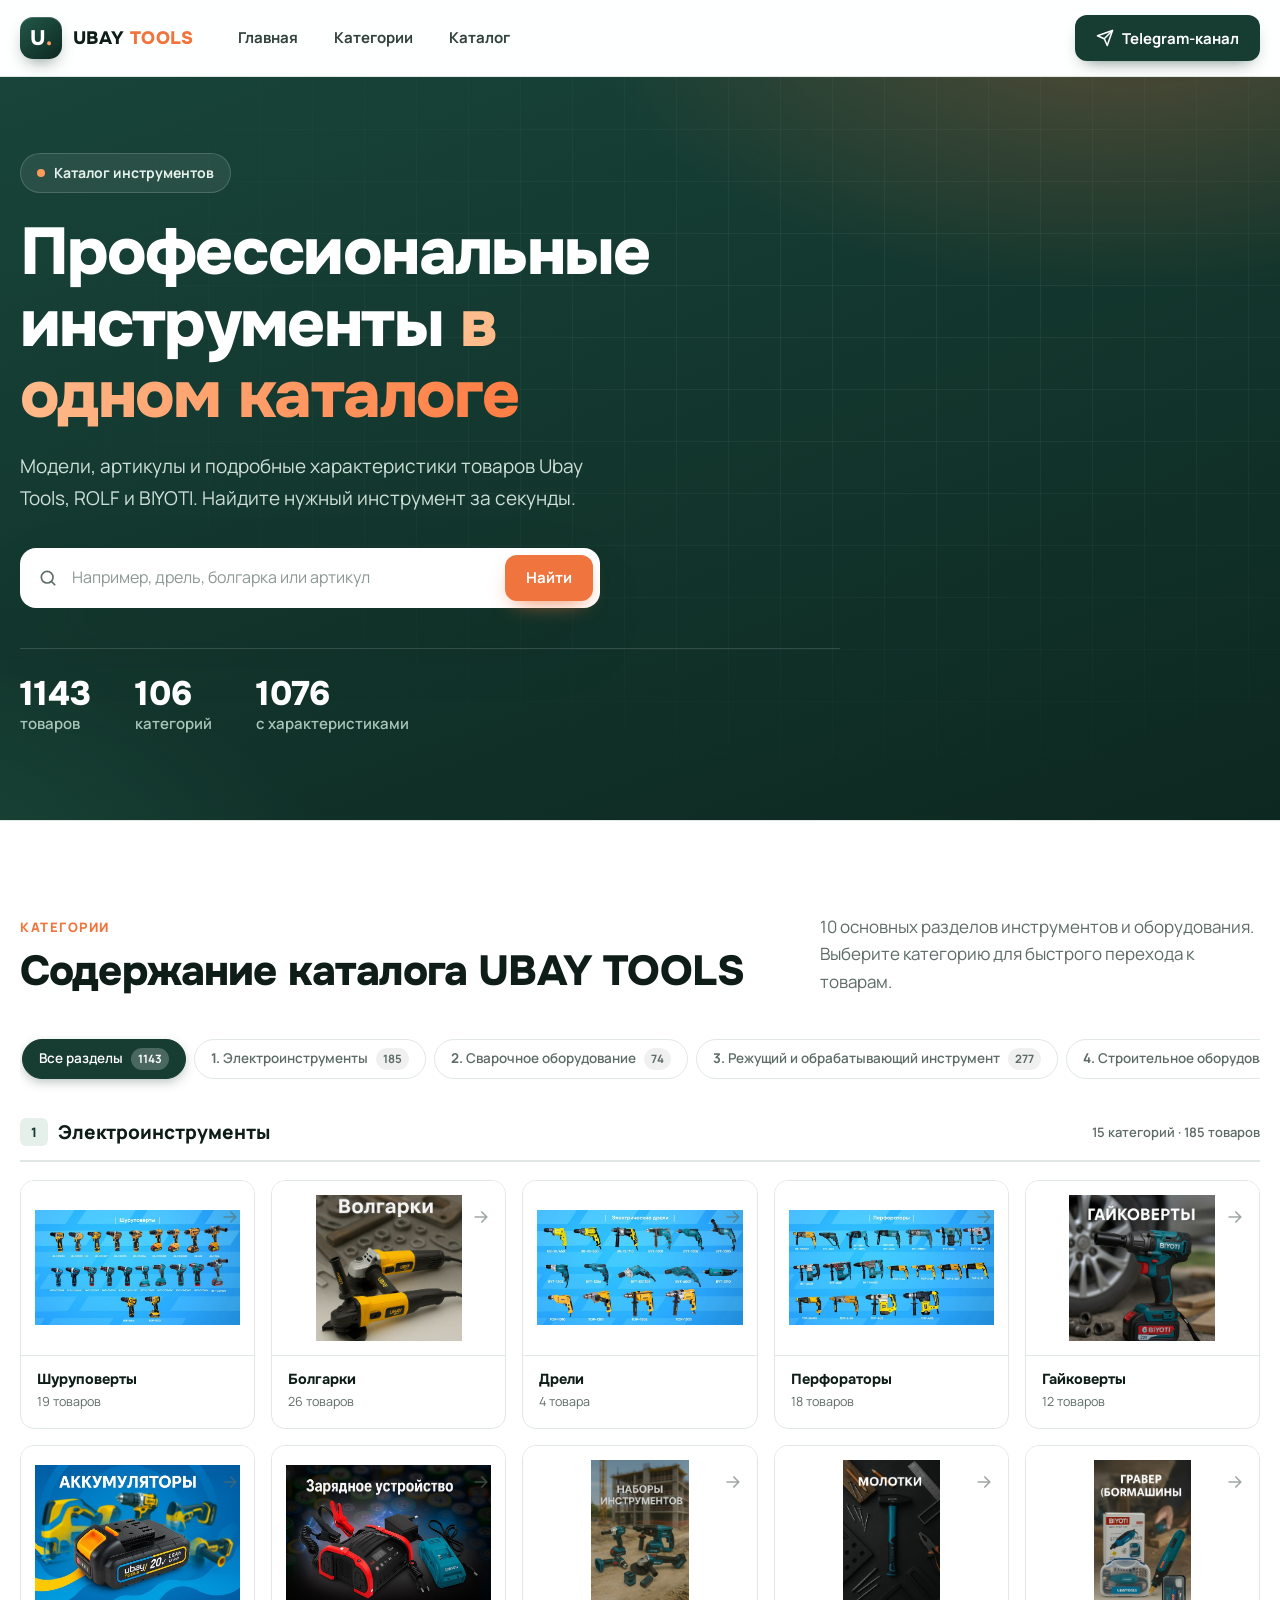
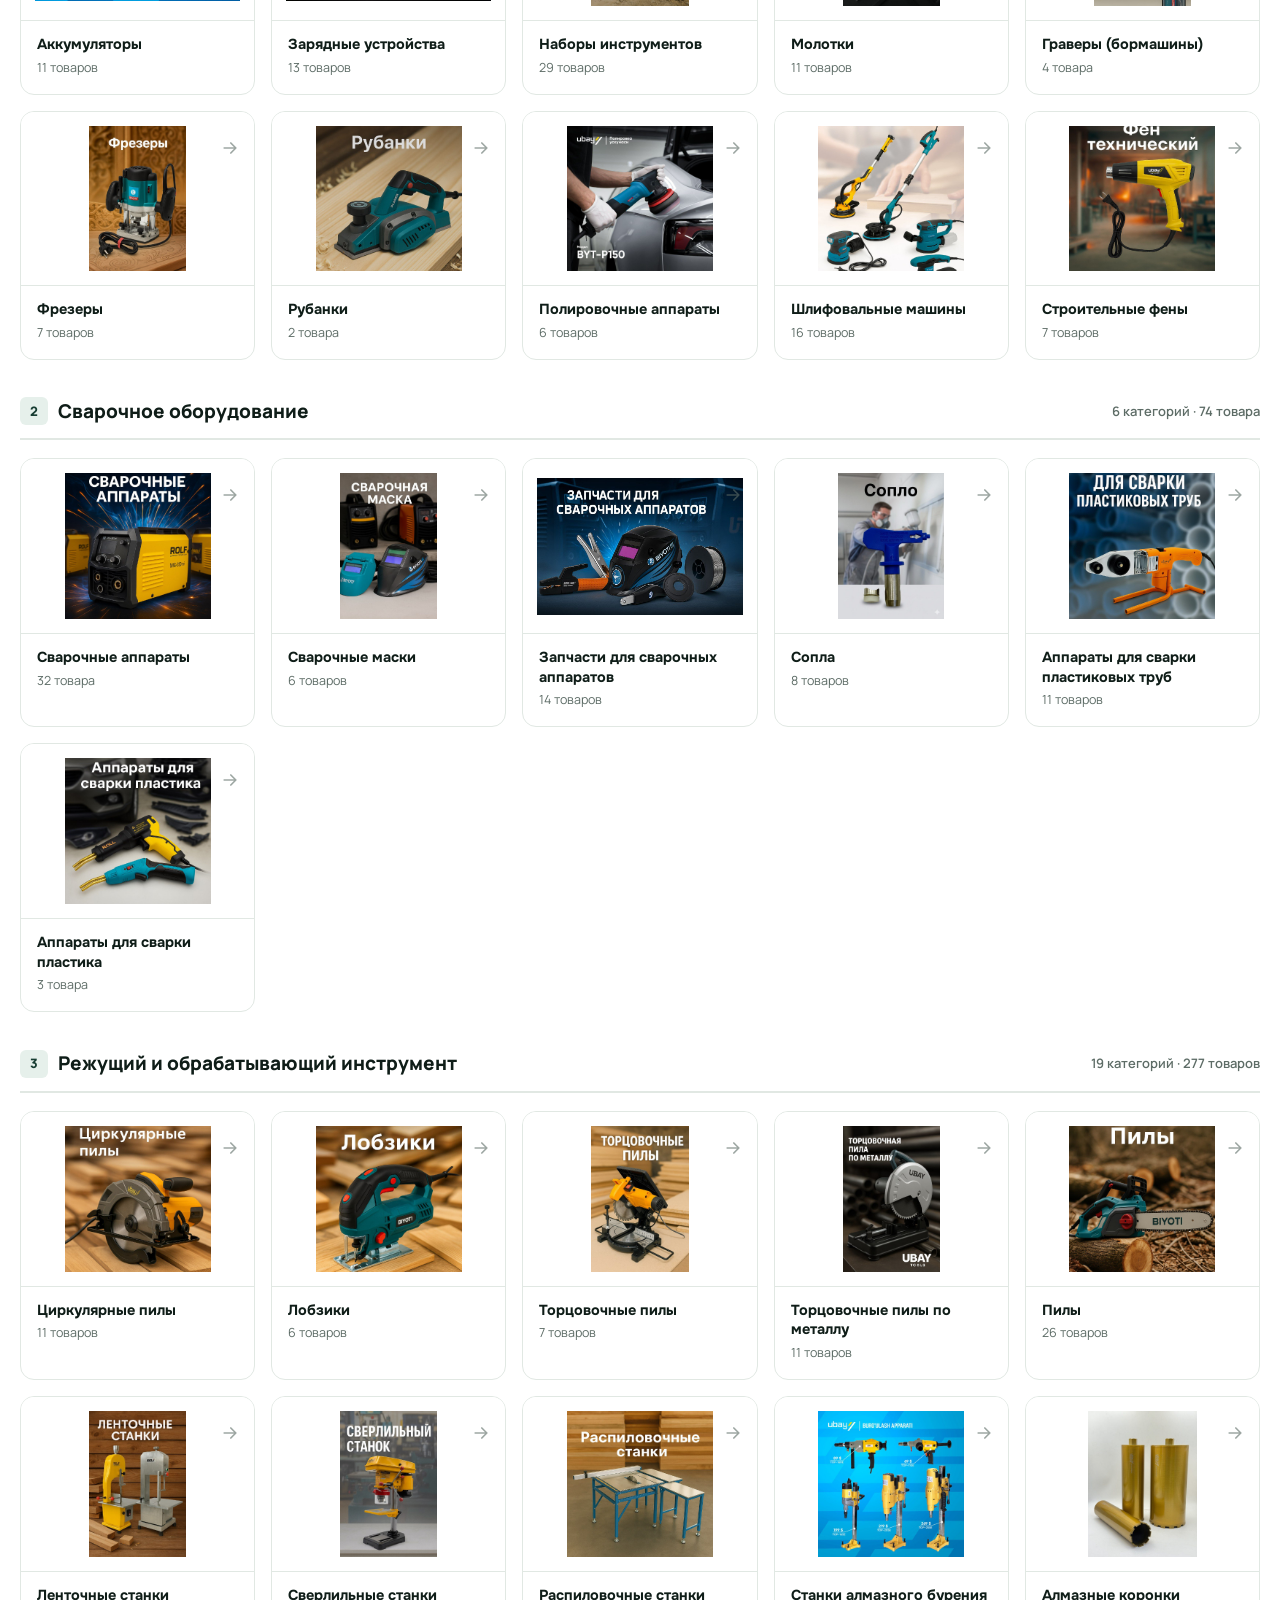
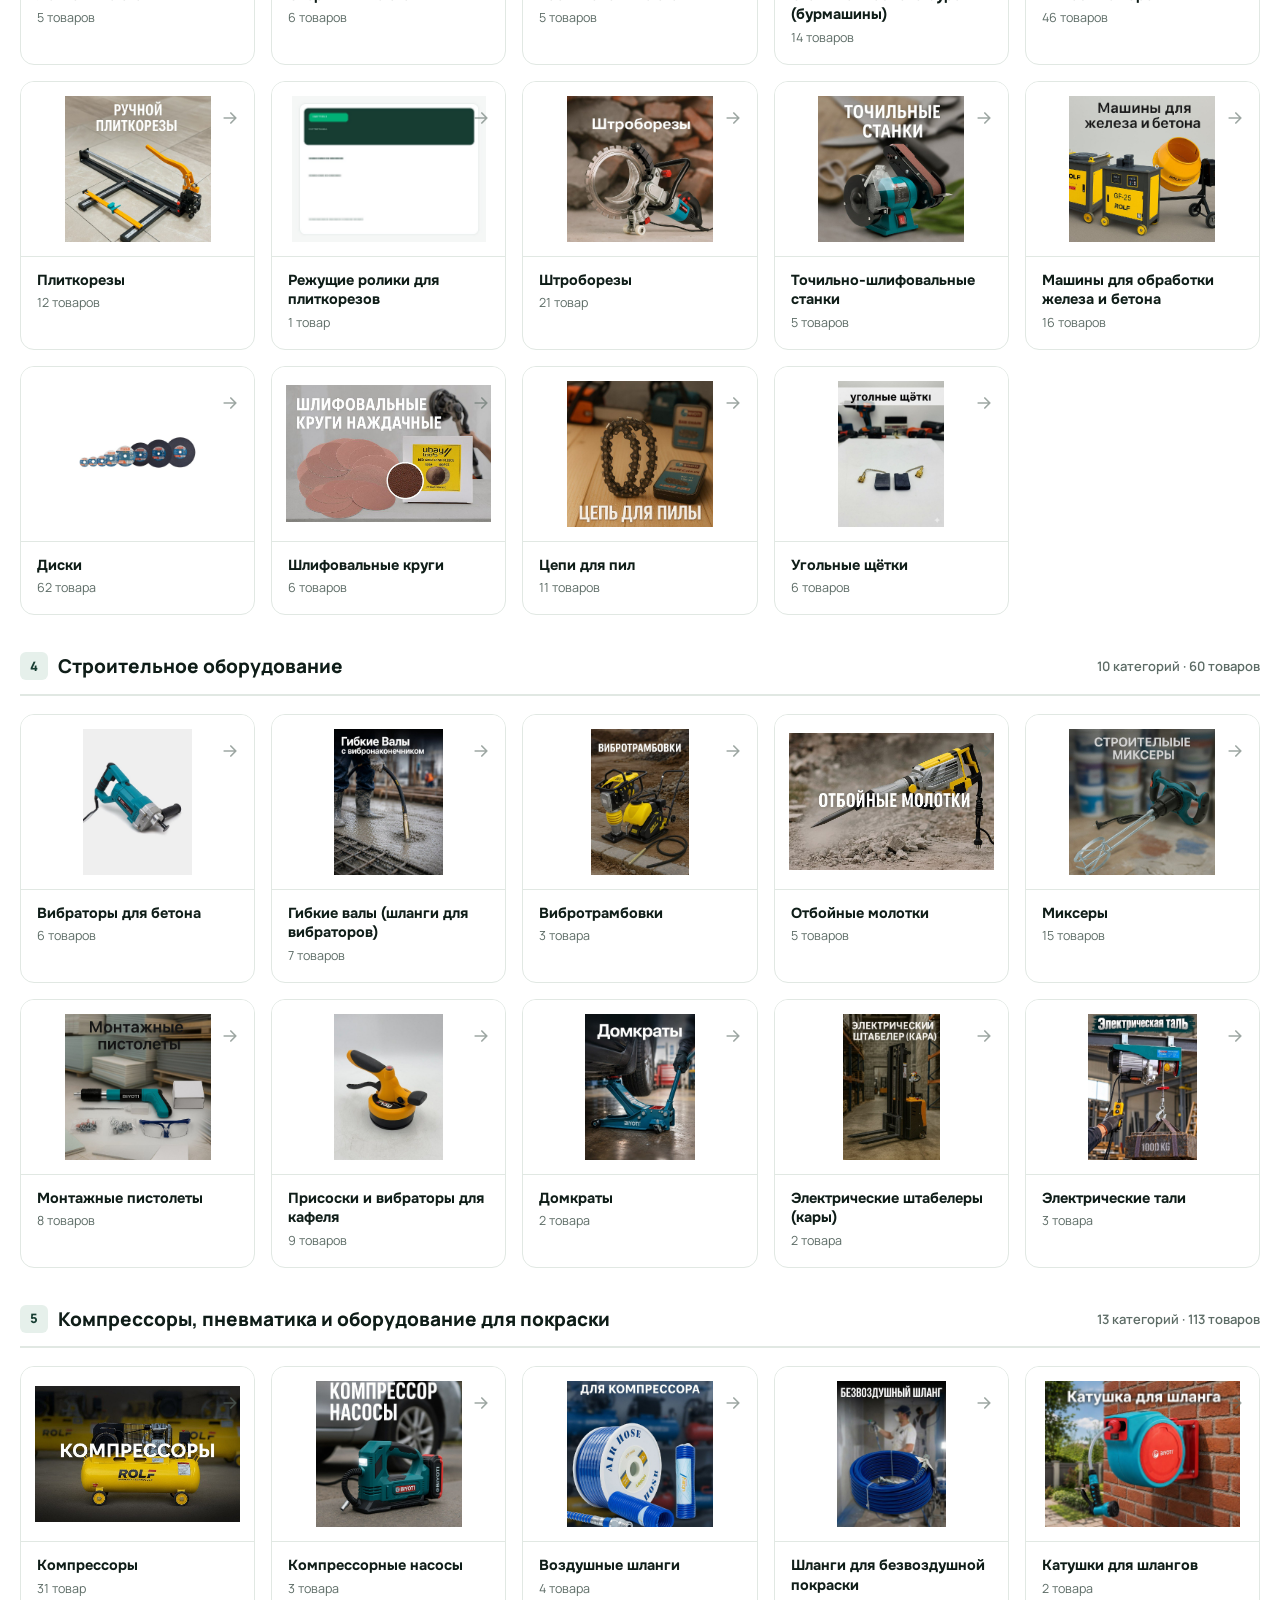
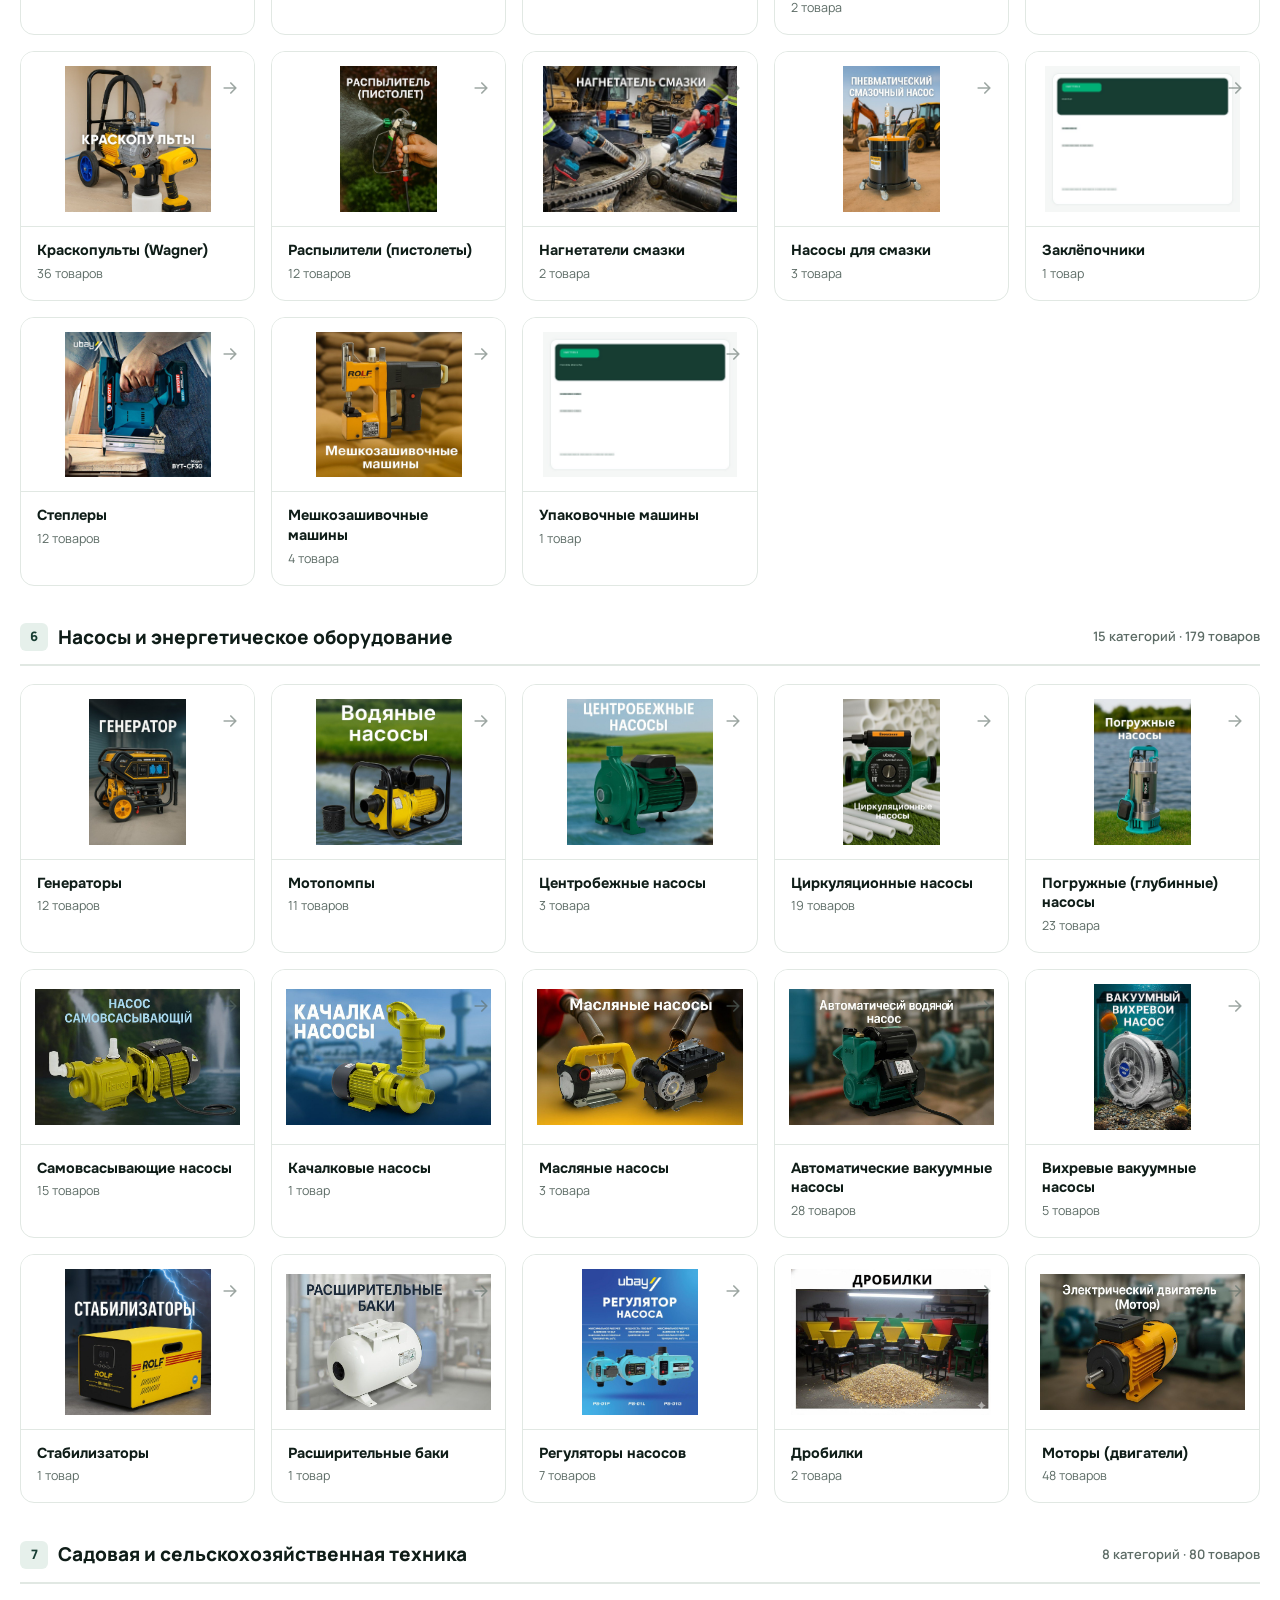
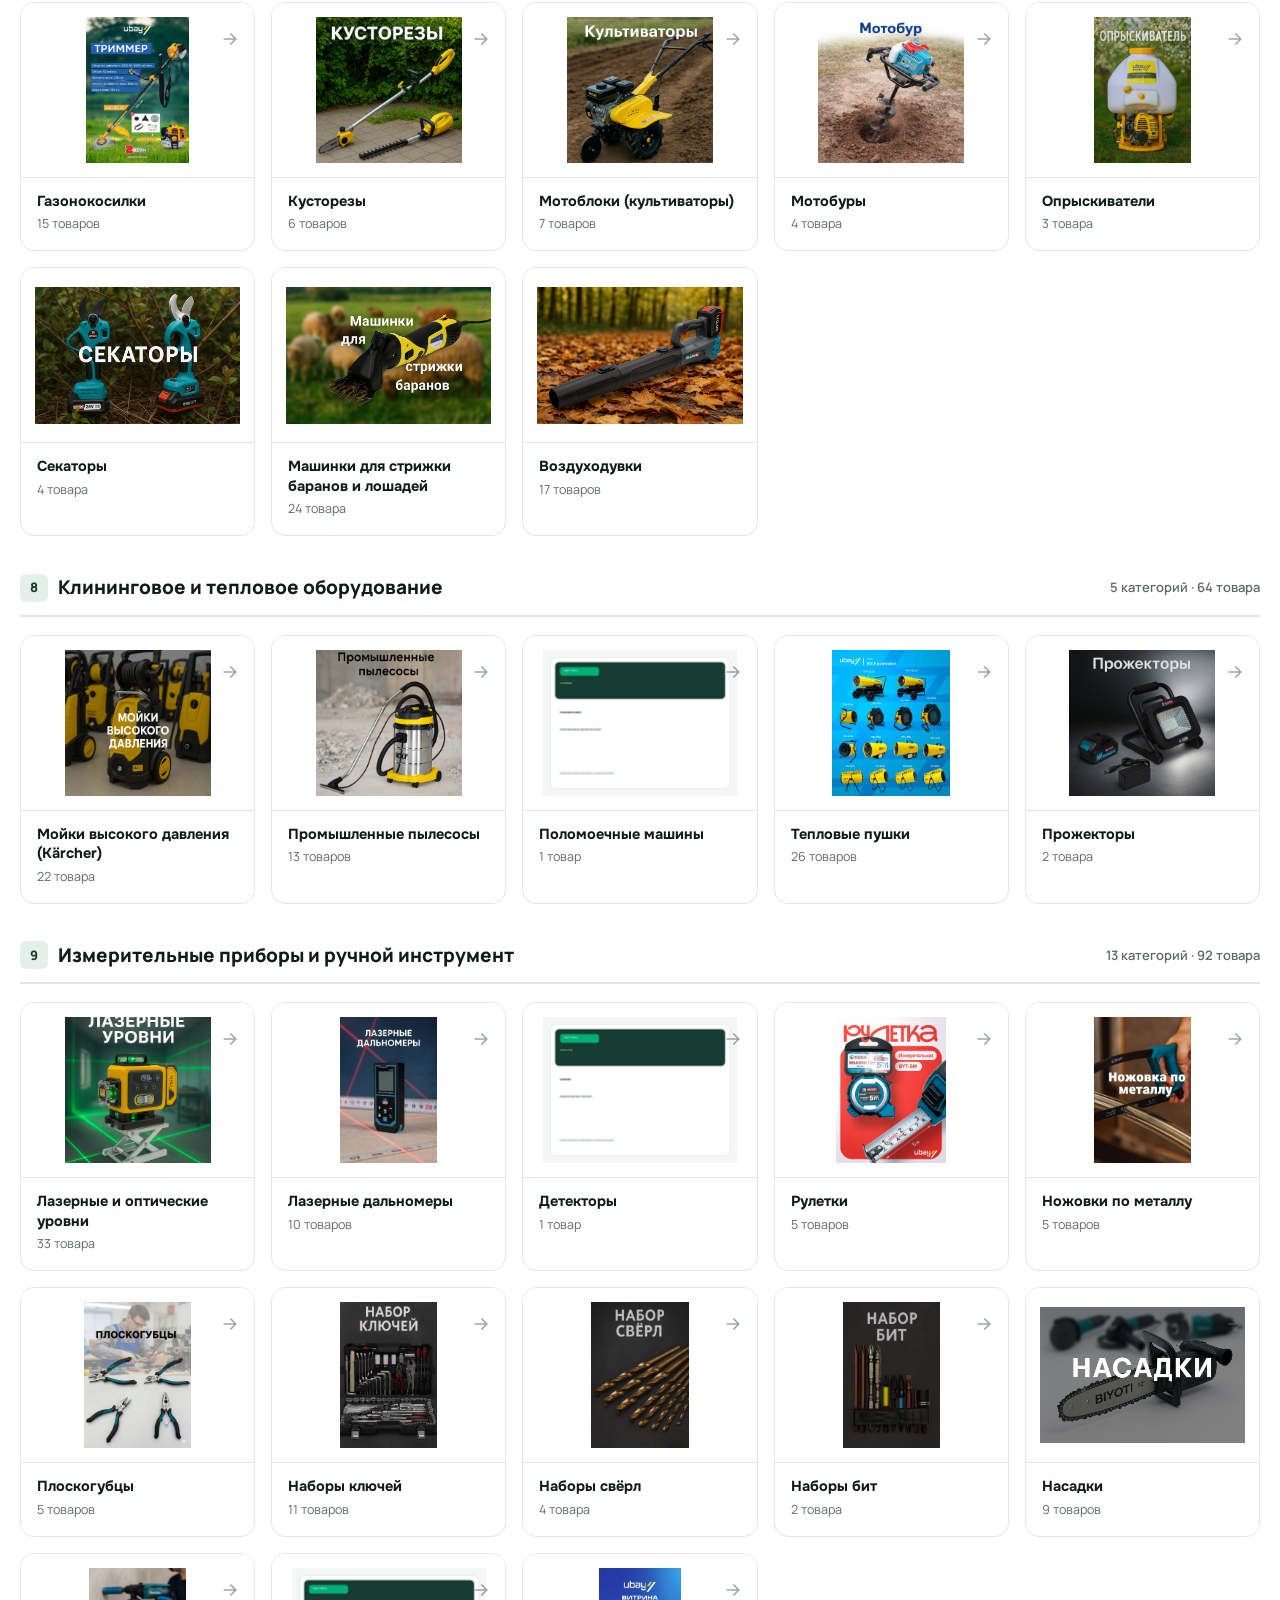
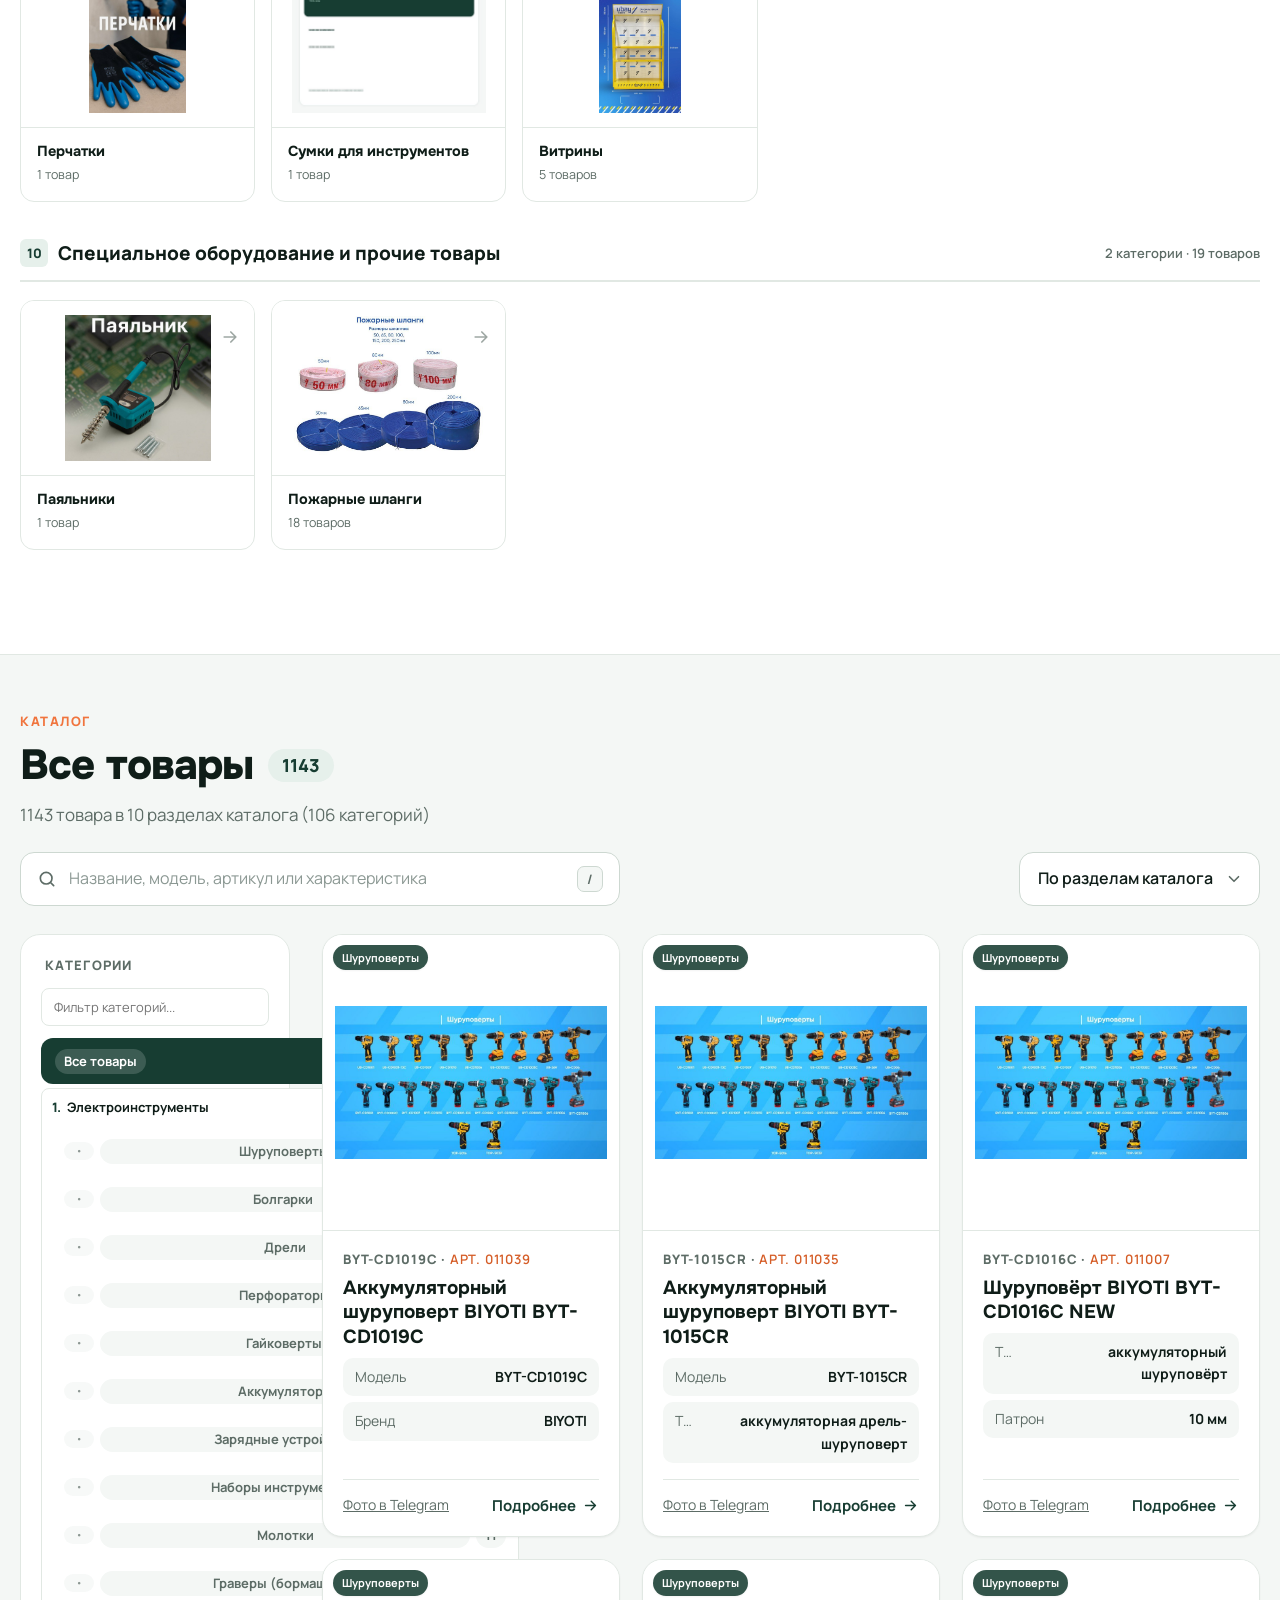
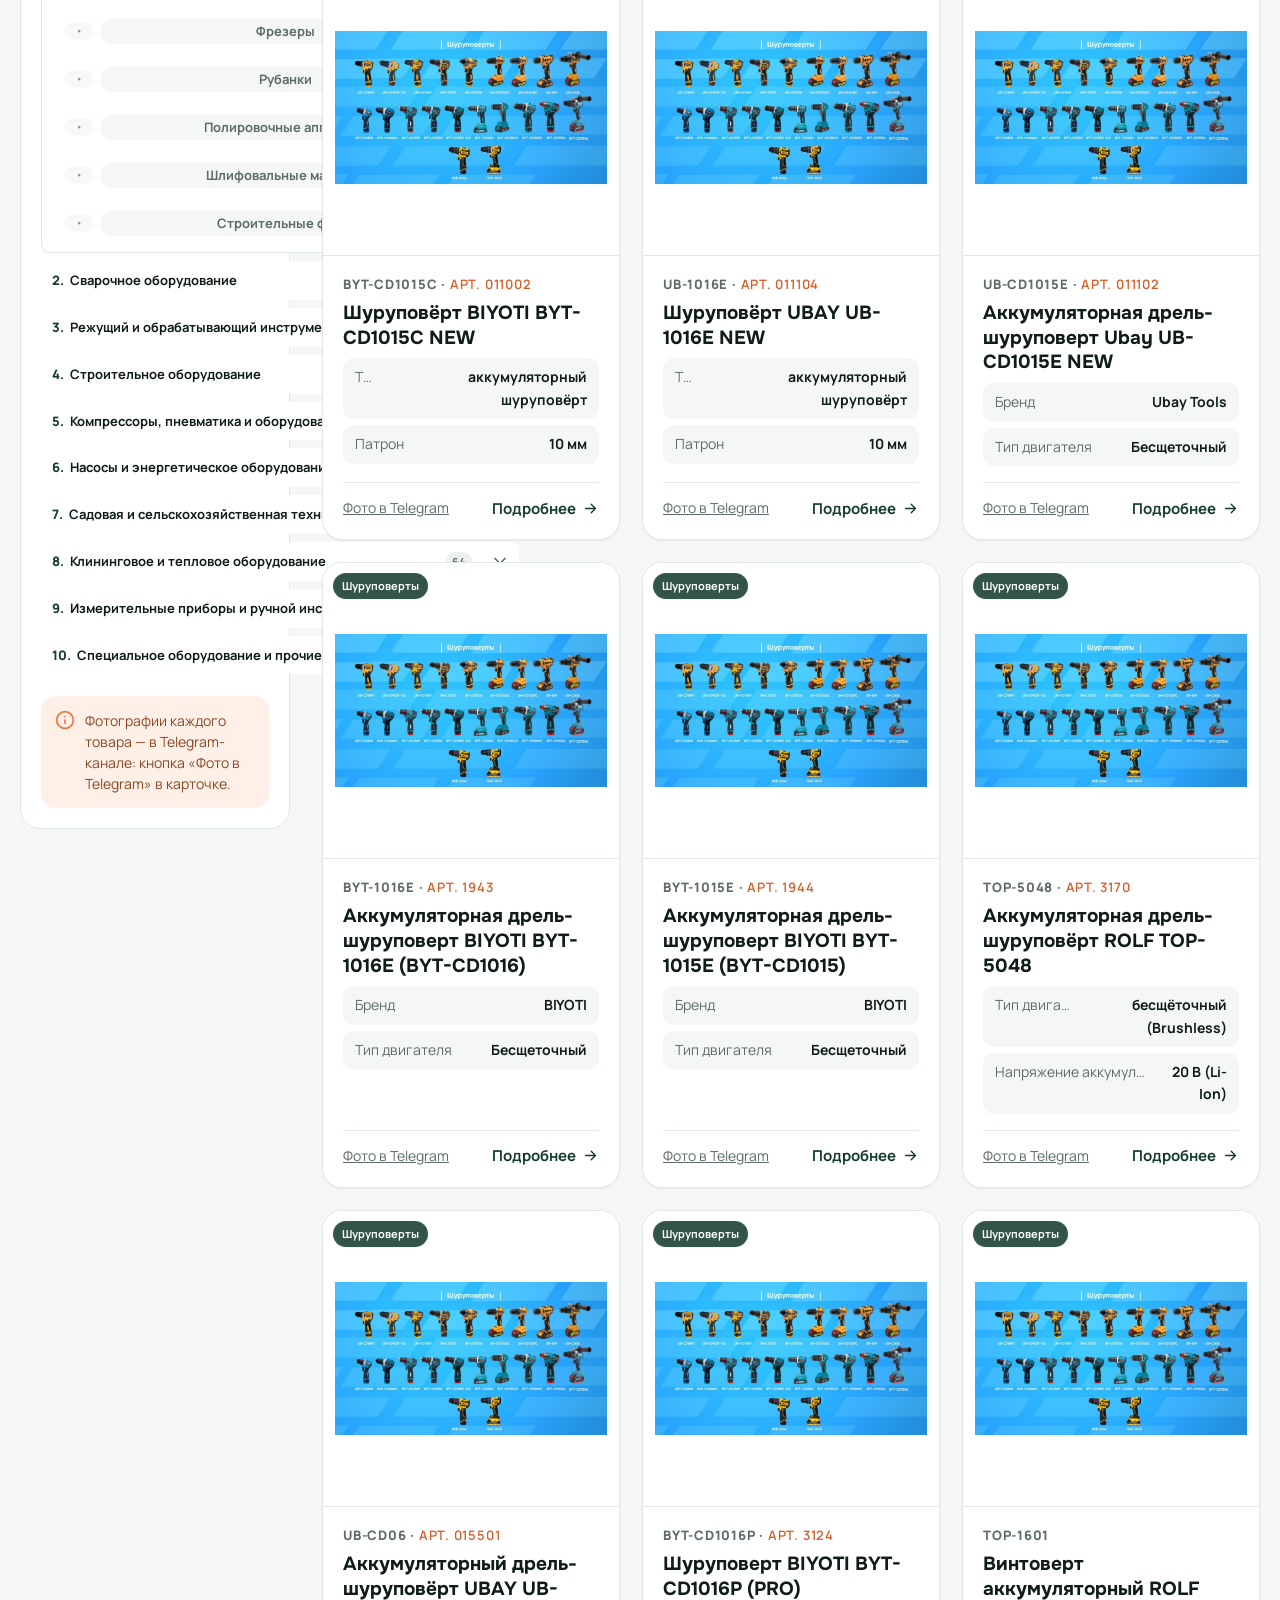
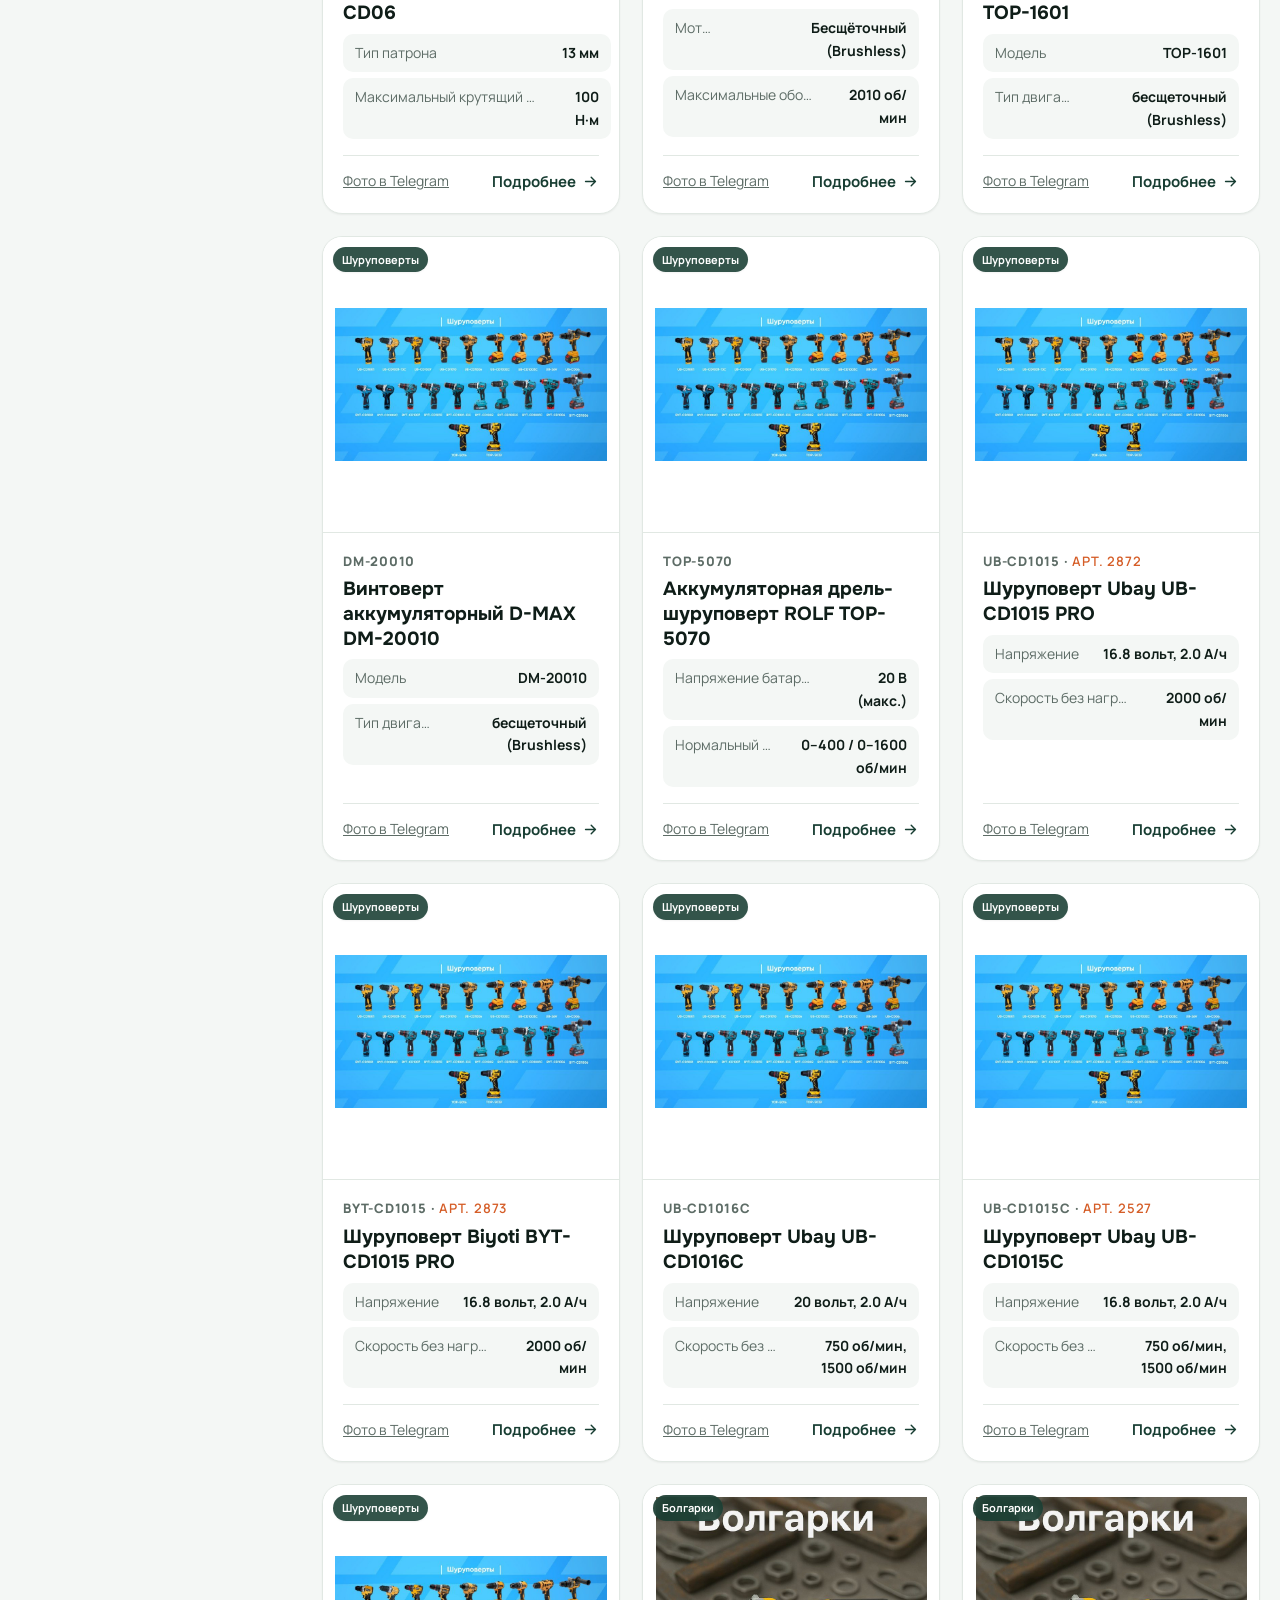
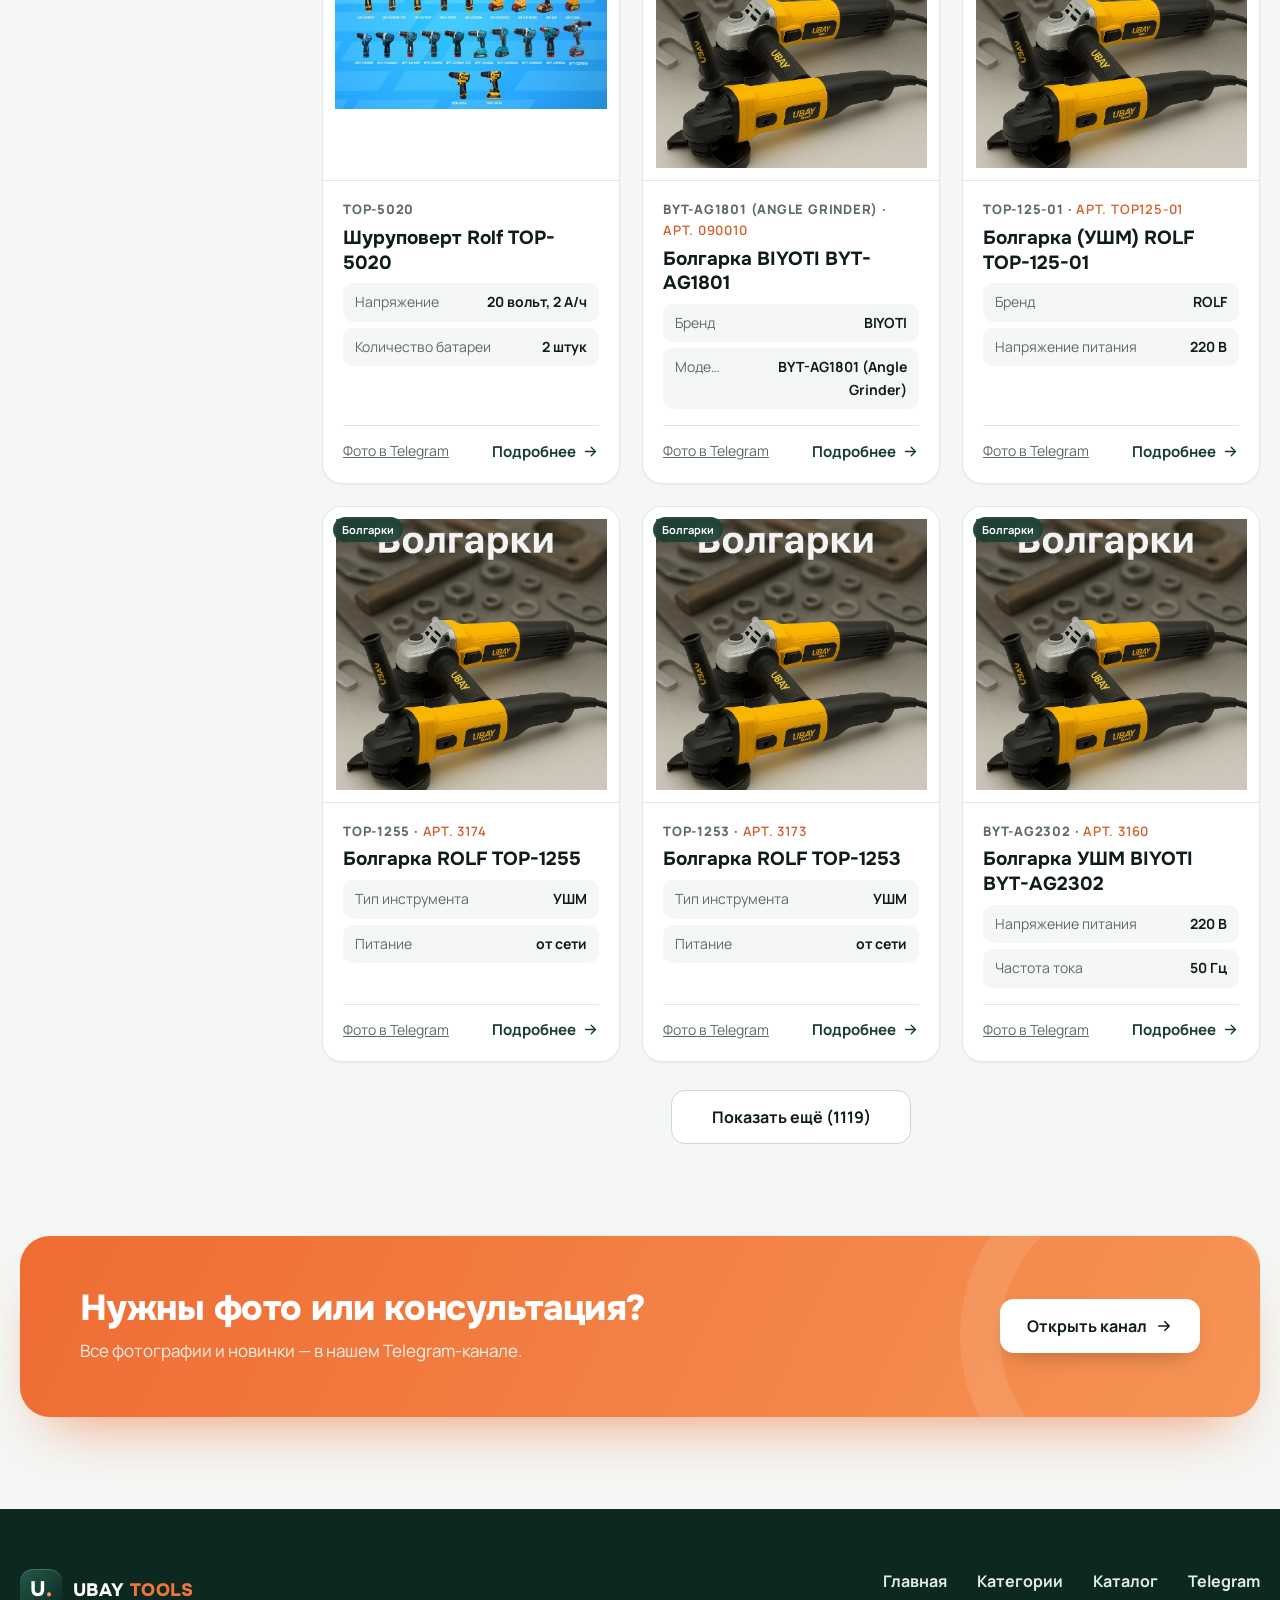
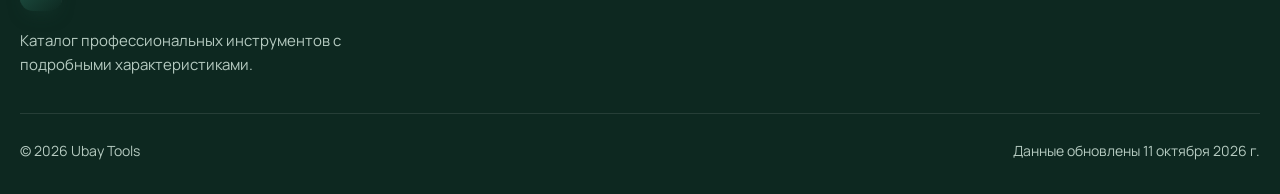
<file: docs/index.html>
<!doctype html>
<html lang="ru">
  <head>
    <meta charset="utf-8">
    <meta name="viewport" content="width=device-width, initial-scale=1, viewport-fit=cover">
    <meta name="theme-color" content="#173d32">
    <meta name="description" content="Каталог инструментов Ubay Tools: модели, артикулы и подробные характеристики товаров.">
    <title>Ubay Tools — каталог инструментов</title>
    <link rel="preconnect" href="https://fonts.googleapis.com">
    <link rel="preconnect" href="https://fonts.gstatic.com" crossorigin>
    <link href="https://fonts.googleapis.com/css2?family=Manrope:wght@400;500;600;700;800&family=Onest:wght@500;600;700;800&display=swap" rel="stylesheet">
    <link rel="stylesheet" href="styles.css?v=3">
    <link rel="stylesheet" href="site.css?v=3">
    <script src="data/catalog.js?v=3" defer></script>
    <script src="app.js?v=3" defer></script>
  </head>
  <body>
    <header id="site-header" class="site-header">
      <div class="container header-inner">
        <a class="brand" href="#top" aria-label="Ubay Tools — наверх">
          <span class="brand-mark">U<span>.</span></span>
          <span class="brand-name">UBAY <b>TOOLS</b></span>
        </a>
        <nav id="main-nav" class="main-nav" aria-label="Основная навигация">
          <a href="#top">Главная</a>
          <a href="#categories">Категории</a>
          <a href="#catalog">Каталог</a>
        </nav>
        <div class="header-actions">
          <a class="button button-primary" href="https://t.me/Ubay_informatsiya" target="_blank" rel="noopener"><i data-icon="send"></i><span class="add-label">Telegram-канал</span></a>
          <button id="menu-button" class="icon-button menu-button" type="button" aria-label="Меню" aria-expanded="false" aria-controls="main-nav"><i data-icon="menu"></i></button>
        </div>
      </div>
    </header>

    <main id="top">
      <section class="hero">
        <div class="container hero-inner hero-single">
          <div class="hero-copy">
            <span class="pill"><span class="pulse"></span> Каталог инструментов</span>
            <h1>Профессиональные инструменты <span class="accent">в одном каталоге</span></h1>
            <p class="lead">Модели, артикулы и подробные характеристики товаров Ubay Tools, ROLF и BIYOTI. Найдите нужный инструмент за секунды.</p>
            <form id="hero-search" class="hero-search" role="search">
              <i data-icon="search"></i>
              <label class="visually-hidden" for="hero-search-input">Поиск по каталогу</label>
              <input id="hero-search-input" type="search" placeholder="Например, дрель, болгарка или артикул" autocomplete="off">
              <button class="button button-accent" type="submit">Найти</button>
            </form>
            <dl class="hero-stats">
              <div><dt>товаров</dt><dd id="stat-products">—</dd></div>
              <div><dt>категорий</dt><dd id="stat-categories">—</dd></div>
              <div><dt>с характеристиками</dt><dd id="stat-specs">—</dd></div>
            </dl>
          </div>
        </div>
      </section>

      <section id="categories" class="section section-alt">
        <div class="container">
          <div class="section-head">
            <div>
              <p class="eyebrow">Категории</p>
              <h2 class="section-title">Содержание каталога UBAY TOOLS</h2>
            </div>
            <p class="section-sub">10 основных разделов инструментов и оборудования. Выберите категорию для быстрого перехода к товарам.</p>
          </div>
          <div id="section-tabs" class="section-tabs" role="tablist" aria-label="Разделы каталога"></div>
          <div id="category-tiles" class="category-tiles-container"></div>
        </div>
      </section>

      <section id="catalog" class="catalog-section">
        <div class="container catalog-body">
          <div class="section-head">
            <div>
              <p class="eyebrow">Каталог</p>
              <h2 class="section-title">Все товары <span id="product-count" class="count-badge">0</span></h2>
              <p id="catalog-status" class="page-sub">Каталог загружается… Подождите несколько секунд.</p>
            </div>
          </div>
          <div class="catalog-toolbar">
            <label class="search-box">
              <i data-icon="search"></i>
              <span class="visually-hidden">Поиск товара</span>
              <input id="search-input" type="search" placeholder="Название, модель, артикул или характеристика" autocomplete="off">
              <kbd>/</kbd>
            </label>
            <label class="sort-control">
              <span class="visually-hidden">Сортировка</span>
              <select id="sort-select" class="select">
                <option value="default">По разделам каталога</option>
                <option value="name">По названию (А–Я)</option>
              </select>
            </label>
          </div>
          <div class="catalog-layout">
            <aside class="filters" aria-label="Категории">
              <h2>Категории</h2>
              <div class="category-filter-search">
                <input id="cat-filter-input" type="search" placeholder="Фильтр категорий..." autocomplete="off">
              </div>
              <nav id="category-list" class="category-list"></nav>
              <div class="filters-note">
                <i data-icon="info"></i>
                <p>Фотографии каждого товара — в Telegram-канале: кнопка «Фото в Telegram» в карточке.</p>
              </div>
            </aside>
            <div class="product-area">
              <div id="product-grid" class="product-grid" aria-live="polite"></div>
              <div class="load-more-wrap">
                <button id="load-more" class="button button-ghost button-lg" type="button" hidden>Показать ещё</button>
              </div>
              <div id="no-results" class="empty-state" hidden>
                <span class="empty-icon"><i data-icon="search"></i></span>
                <h3>Ничего не найдено</h3>
                <p>Попробуйте изменить запрос или выбрать другую категорию.</p>
                <button id="reset-filters" class="button button-ghost" type="button">Сбросить фильтры</button>
              </div>
              <div id="load-error" class="empty-state" hidden>
                <span class="empty-icon"><i data-icon="info"></i></span>
                <h3>Не удалось загрузить каталог</h3>
                <p>Проверьте подключение к интернету и обновите страницу.</p>
              </div>
            </div>
          </div>
        </div>
      </section>

      <section class="section section-tight">
        <div class="container">
          <div class="cta-band">
            <div>
              <h2>Нужны фото или консультация?</h2>
              <p>Все фотографии и новинки — в нашем Telegram-канале.</p>
            </div>
            <a class="button button-light button-lg" href="https://t.me/Ubay_informatsiya" target="_blank" rel="noopener">Открыть канал <i data-icon="arrow"></i></a>
          </div>
        </div>
      </section>
    </main>

    <footer class="site-footer">
      <div class="container footer-inner">
        <div class="footer-brand">
          <a class="brand brand-light" href="#top"><span class="brand-mark">U<span>.</span></span><span class="brand-name">UBAY <b>TOOLS</b></span></a>
          <p>Каталог профессиональных инструментов с подробными характеристиками.</p>
        </div>
        <nav class="footer-nav" aria-label="Ссылки в подвале">
          <a href="#top">Главная</a>
          <a href="#categories">Категории</a>
          <a href="#catalog">Каталог</a>
          <a href="https://t.me/Ubay_informatsiya" target="_blank" rel="noopener">Telegram</a>
        </nav>
        <div class="footer-bottom">
          <span>© <span id="year"></span> Ubay Tools</span>
          <span id="updated-note">Данные из канала t.me/Ubay_informatsiya</span>
        </div>
      </div>
    </footer>

    <dialog id="detail-dialog" class="dialog dialog-wide">
      <div id="detail-content" class="dialog-panel"></div>
    </dialog>
  </body>
</html>
</file>
<file: docs/styles.css>
:root {
  color-scheme: light;
  --bg: #f4f7f5;
  --surface: #ffffff;
  --surface-2: #ecf2ee;
  --ink: #0f1d18;
  --ink-2: #31413b;
  --muted: #5d6c66;
  --line: #e1e8e3;
  --line-strong: #cdd8d1;
  --brand: #173d32;
  --brand-2: #22594a;
  --brand-dark: #0d2820;
  --brand-50: #e6f0eb;
  --accent: #f0743d;
  --accent-dark: #d55d27;
  --accent-50: #fff0e7;
  --danger: #b4412a;
  --danger-50: #fdeee9;
  --radius: 14px;
  --radius-lg: 22px;
  --shadow-sm: 0 1px 2px rgb(15 29 24 / 0.05);
  --shadow: 0 1px 2px rgb(15 29 24 / 0.04), 0 12px 32px -14px rgb(15 29 24 / 0.18);
  --shadow-lg: 0 32px 80px -24px rgb(8 24 18 / 0.45);
  --font-body: "Manrope", system-ui, -apple-system, "Segoe UI", sans-serif;
  --font-head: "Onest", "Manrope", system-ui, -apple-system, "Segoe UI", sans-serif;
  --container: 1240px;
}

* { box-sizing: border-box; }
html {
  scroll-behavior: smooth;
  -webkit-text-size-adjust: 100%;
  overflow-x: clip;
}
body {
  min-height: 100vh;
  display: flex;
  flex-direction: column;
  margin: 0;
  overflow-x: clip;
  color: var(--ink);
  background: var(--bg);
  font: 400 16px/1.6 var(--font-body);
  -webkit-font-smoothing: antialiased;
  text-rendering: optimizeLegibility;
}
main { flex: 1 0 auto; }
img { max-width: 100%; display: block; }
button, input, textarea, select { font: inherit; color: inherit; }
a { color: inherit; }
:focus-visible { outline: 3px solid rgb(240 116 61 / 0.55); outline-offset: 2px; }
[hidden] { display: none !important; }
.visually-hidden { position: absolute; width: 1px; height: 1px; overflow: hidden; clip: rect(0 0 0 0); clip-path: inset(50%); white-space: nowrap; }
.container { width: min(calc(100% - 40px), var(--container)); margin-inline: auto; }
.icon { width: 20px; height: 20px; flex: 0 0 auto; }

/* ---------- Кнопки ---------- */
.button {
  --h: 46px;
  min-height: var(--h);
  display: inline-flex;
  align-items: center;
  justify-content: center;
  gap: 8px;
  padding: 0 20px;
  border: 1px solid transparent;
  border-radius: 12px;
  font: 700 15px/1 var(--font-body);
  text-decoration: none;
  white-space: nowrap;
  cursor: pointer;
  transition: background-color .16s ease, border-color .16s ease, color .16s ease, box-shadow .16s ease, transform .16s ease;
}
.button:hover { transform: translateY(-1px); }
.button:active { transform: translateY(0); }
.button:disabled { opacity: .6; cursor: wait; transform: none; }
.button .icon { width: 18px; height: 18px; }
.button-primary { color: #fff; background: var(--brand); box-shadow: 0 8px 18px -10px rgb(23 61 50 / .8); }
.button-primary:hover { background: var(--brand-dark); }
.button-accent { color: #fff; background: var(--accent); box-shadow: 0 10px 22px -10px rgb(240 116 61 / .9); }
.button-accent:hover { background: var(--accent-dark); }
.button-ghost { color: var(--ink); background: var(--surface); border-color: var(--line-strong); }
.button-ghost:hover { background: var(--surface-2); border-color: var(--line-strong); }
.button-glass { color: #fff; background: rgb(255 255 255 / .08); border-color: rgb(255 255 255 / .22); }
.button-glass:hover { background: rgb(255 255 255 / .16); }
.button-light { color: var(--ink); background: #fff; box-shadow: 0 10px 24px -12px rgb(0 0 0 / .35); }
.button-light:hover { background: #fff7f2; }
.button-danger { color: var(--danger); background: var(--danger-50); border-color: #f4d4ca; }
.button-danger:hover { background: #fbe0d7; }
.button-lg { --h: 54px; padding: 0 26px; border-radius: 14px; font-size: 16px; }
.button-sm { --h: 36px; padding: 0 12px; border-radius: 10px; font-size: 14px; }
.button-wide { width: 100%; }
.icon-button {
  width: 44px;
  height: 44px;
  display: inline-grid;
  place-items: center;
  flex: 0 0 auto;
  padding: 0;
  color: var(--ink-2);
  background: var(--surface);
  border: 1px solid var(--line-strong);
  border-radius: 12px;
  cursor: pointer;
  transition: background-color .16s ease, color .16s ease;
}
.icon-button:hover { color: var(--ink); background: var(--surface-2); }
.text-button { padding: 0; color: var(--brand); background: none; border: 0; cursor: pointer; font: 700 15px var(--font-body); }
.text-button:hover { text-decoration: underline; }
.text-danger { color: var(--danger); }

/* ---------- Шапка ---------- */
.site-header {
  position: sticky;
  top: 0;
  z-index: 50;
  background: rgb(255 255 255 / .92);
  border-bottom: 1px solid var(--line);
  -webkit-backdrop-filter: saturate(1.5) blur(14px);
  backdrop-filter: saturate(1.5) blur(14px);
}
.header-inner { height: 76px; display: flex; align-items: center; gap: 28px; }
.brand { display: inline-flex; align-items: center; gap: 11px; flex: 0 0 auto; color: var(--ink); text-decoration: none; }
.brand-mark {
  width: 42px;
  height: 42px;
  display: flex;
  align-items: center;
  justify-content: center;
  color: #fff;
  background: linear-gradient(140deg, var(--brand-2), var(--brand-dark));
  border-radius: 13px;
  box-shadow: inset 0 1px 0 rgb(255 255 255 / .18), 0 8px 18px -8px rgb(23 61 50 / .7);
  font: 800 21px/1 var(--font-head);
}
.brand-mark span { color: #ff9b5b; }
.brand-name { font: 800 18px/1 var(--font-head); letter-spacing: .02em; }
.brand-name b { color: var(--accent); font-weight: 800; }
.brand-light { color: #fff; }
.main-nav { display: flex; align-items: center; gap: 4px; }
.main-nav a { padding: 10px 16px; color: var(--ink-2); border-radius: 999px; font-size: 15px; font-weight: 700; text-decoration: none; transition: background-color .16s ease, color .16s ease; }
.main-nav a:hover { color: var(--ink); background: var(--surface-2); }
.main-nav a[aria-current="page"] { color: var(--brand); background: var(--brand-50); }
.nav-mobile-only { display: none; }
.header-actions { display: flex; align-items: center; gap: 10px; margin-left: auto; }
.header-group { display: flex; align-items: center; gap: 10px; }
.menu-button { display: none; }
.user-chip { display: flex; align-items: center; gap: 10px; padding: 4px 14px 4px 4px; background: var(--surface); border: 1px solid var(--line); border-radius: 999px; }
.avatar {
  width: 36px;
  height: 36px;
  display: grid;
  place-items: center;
  flex: 0 0 auto;
  color: #fff;
  background: linear-gradient(140deg, #f7a05f, var(--accent));
  border-radius: 50%;
  font: 800 15px/1 var(--font-head);
}
.user-meta { display: grid; max-width: 170px; line-height: 1.25; }
.user-meta b { overflow: hidden; font-size: 14px; text-overflow: ellipsis; white-space: nowrap; }
.user-meta small { color: var(--muted); font-size: 12px; font-weight: 600; }

/* ---------- Главная: hero ---------- */
.hero {
  position: relative;
  overflow: hidden;
  color: #fff;
  background:
    radial-gradient(900px 480px at 88% -10%, rgb(240 116 61 / .30), transparent 60%),
    radial-gradient(800px 480px at -10% 115%, rgb(72 170 128 / .22), transparent 60%),
    linear-gradient(160deg, #18443a 0%, #0d2820 100%);
}
.hero::before {
  position: absolute;
  inset: 0;
  content: "";
  background-image: linear-gradient(rgb(255 255 255 / .05) 1px, transparent 1px), linear-gradient(90deg, rgb(255 255 255 / .05) 1px, transparent 1px);
  background-size: 52px 52px;
  -webkit-mask-image: radial-gradient(ellipse at 70% 35%, #000 15%, transparent 72%);
  mask-image: radial-gradient(ellipse at 70% 35%, #000 15%, transparent 72%);
  pointer-events: none;
}
.hero-inner { position: relative; display: grid; grid-template-columns: minmax(0, 1.12fr) minmax(0, .88fr); gap: 64px; align-items: center; padding: 92px 0 100px; }
.pill { display: inline-flex; align-items: center; gap: 9px; padding: 8px 16px; color: #e6f1ec; background: rgb(255 255 255 / .08); border: 1px solid rgb(255 255 255 / .16); border-radius: 999px; font-size: 14px; font-weight: 700; }
.pulse { width: 8px; height: 8px; background: #ff9b5b; border-radius: 50%; box-shadow: 0 0 0 0 rgb(255 155 91 / .7); animation: pulse 2.2s infinite; }
@keyframes pulse { 70% { box-shadow: 0 0 0 10px rgb(255 155 91 / 0); } 100% { box-shadow: 0 0 0 0 rgb(255 155 91 / 0); } }
.hero h1 { margin: 24px 0 20px; font: 800 clamp(30px, 8vw, 66px)/1.08 var(--font-head); letter-spacing: -.025em; text-wrap: balance; }
.hero h1 .accent { color: #ff9b5b; }
@supports ((-webkit-background-clip: text) or (background-clip: text)) {
  .hero h1 .accent {
    background: linear-gradient(90deg, #ffbe8f, #ff7d43);
    -webkit-background-clip: text;
    background-clip: text;
    -webkit-text-fill-color: transparent;
  }
}
.lead { max-width: 580px; margin: 0; color: #cddfd7; font-size: clamp(17px, 1.5vw, 19px); line-height: 1.65; }
.hero-search { max-width: 580px; display: flex; align-items: center; gap: 8px; margin-top: 34px; padding: 7px 7px 7px 18px; color: var(--ink); background: #fff; border-radius: 16px; box-shadow: var(--shadow-lg); }
.hero-search .icon { color: var(--muted); }
.hero-search input { flex: 1; min-width: 0; padding: 0 6px; background: transparent; border: 0; outline: none; font-size: 16px; }
.hero-search input::placeholder { color: #8b9893; }
.hero-actions { display: flex; flex-wrap: wrap; gap: 12px; margin-top: 18px; }
.hero-stats { display: flex; gap: 44px; margin: 40px 0 0; padding-top: 26px; border-top: 1px solid rgb(255 255 255 / .14); }
.hero-stats div { display: flex; flex-direction: column-reverse; }
.hero-stats dt { color: #a9c4b8; font-size: 15px; font-weight: 600; }
.hero-stats dd { margin: 0; font: 800 34px/1.1 var(--font-head); }
.hero-visual { position: relative; min-height: 440px; }
.showcase {
  position: absolute;
  inset: 0 0 0 10%;
  display: flex;
  flex-direction: column;
  overflow: hidden;
  color: var(--ink);
  background: #fff;
  border-radius: 28px;
  box-shadow: var(--shadow-lg);
  transform: rotate(2.5deg);
}
.showcase-media { position: relative; flex: 1; min-height: 0; overflow: hidden; background: var(--surface-2); }
.showcase-media img { width: 100%; height: 100%; object-fit: cover; }
.showcase-body { padding: 20px 24px 24px; }
.showcase-tag { display: inline-block; margin-bottom: 8px; padding: 4px 12px; color: var(--accent-dark); background: var(--accent-50); border-radius: 999px; font-size: 13px; font-weight: 800; }
.showcase-body b { display: block; overflow: hidden; font: 700 21px/1.3 var(--font-head); text-overflow: ellipsis; white-space: nowrap; }
.showcase-body small { color: var(--muted); font-size: 14px; }
.float-card {
  position: absolute;
  left: -2%;
  top: 44px;
  display: flex;
  align-items: center;
  gap: 14px;
  padding: 14px 20px 14px 14px;
  color: var(--ink);
  background: #fff;
  border-radius: 18px;
  box-shadow: var(--shadow-lg);
  animation: float 6s ease-in-out infinite;
}
.float-icon { width: 46px; height: 46px; display: grid; place-items: center; color: var(--accent); background: var(--accent-50); border-radius: 14px; }
.float-card b { display: block; font: 800 22px/1.1 var(--font-head); }
.float-card small { color: var(--muted); font-size: 13px; font-weight: 600; }
@keyframes float { 0%, 100% { transform: translateY(0) rotate(-3deg); } 50% { transform: translateY(-10px) rotate(-3deg); } }

/* ---------- Секции ---------- */
.section { padding: 92px 0; }
.section-tight { padding-top: 0; }
.section-alt { background: var(--surface); border-block: 1px solid var(--line); }
.section-head { display: flex; justify-content: space-between; align-items: flex-end; gap: 28px; margin-bottom: 40px; }
.eyebrow { margin: 0 0 10px; color: var(--accent); font-size: 13px; font-weight: 800; letter-spacing: .12em; text-transform: uppercase; }
.section-title { margin: 0; font: 800 clamp(28px, 3.3vw, 42px)/1.12 var(--font-head); letter-spacing: -.02em; text-wrap: balance; }
.section-sub { max-width: 440px; margin: 0; color: var(--muted); font-size: 17px; }
.features { display: grid; grid-template-columns: repeat(3, minmax(0, 1fr)); gap: 22px; }
.feature { padding: 30px; background: var(--surface); border: 1px solid var(--line); border-radius: var(--radius-lg); box-shadow: var(--shadow-sm); transition: transform .22s ease, box-shadow .22s ease; }
.feature:hover { transform: translateY(-4px); box-shadow: var(--shadow); }
.feature-icon { width: 56px; height: 56px; display: grid; place-items: center; margin-bottom: 22px; color: var(--brand); background: var(--brand-50); border-radius: 16px; }
.feature-icon .icon { width: 26px; height: 26px; }
.feature h3 { margin: 0 0 10px; font: 700 21px/1.3 var(--font-head); }
.feature p { margin: 0; color: var(--muted); font-size: 16px; }
.category-tiles { display: grid; grid-template-columns: repeat(4, minmax(0, 1fr)); gap: 18px; }
.category-tile {
  position: relative;
  display: flex;
  flex-direction: column;
  gap: 4px;
  padding: 24px;
  color: var(--ink);
  background: var(--bg);
  border: 1px solid var(--line);
  border-radius: var(--radius-lg);
  text-decoration: none;
  transition: transform .22s ease, background-color .22s ease, border-color .22s ease, color .22s ease;
}
.category-tile:hover { color: #fff; background: var(--brand); border-color: var(--brand); transform: translateY(-4px); }
.tile-icon { width: 48px; height: 48px; display: grid; place-items: center; margin-bottom: 16px; color: var(--brand); background: var(--surface); border: 1px solid var(--line); border-radius: 14px; font: 800 19px/1 var(--font-head); }
.category-tile b { font: 700 19px/1.3 var(--font-head); overflow-wrap: anywhere; }
.category-tile small { color: var(--muted); font-size: 15px; transition: color .22s ease; }
.category-tile:hover small { color: #bcd3c9; }
.tile-arrow { position: absolute; top: 26px; right: 24px; opacity: .35; transition: opacity .22s ease, transform .22s ease; }
.category-tile:hover .tile-arrow { opacity: 1; transform: translateX(3px); }
.cta-band {
  position: relative;
  display: flex;
  justify-content: space-between;
  align-items: center;
  gap: 32px;
  overflow: hidden;
  padding: 52px 60px;
  color: #fff;
  background: linear-gradient(115deg, #ef6c33 0%, #f69455 100%);
  border-radius: 30px;
  box-shadow: 0 30px 60px -30px rgb(240 116 61 / .8);
}
.cta-band::after { position: absolute; right: -60px; top: -80px; width: 280px; height: 280px; content: ""; border: 40px solid rgb(255 255 255 / .1); border-radius: 50%; pointer-events: none; }
.cta-band > * { position: relative; z-index: 1; }
.cta-band h2 { margin: 0 0 8px; font: 800 clamp(26px, 3vw, 36px)/1.15 var(--font-head); letter-spacing: -.015em; }
.cta-band p { margin: 0; color: rgb(255 255 255 / .9); font-size: 17px; }

/* ---------- Карточки товаров ---------- */
.product-grid { display: grid; grid-template-columns: repeat(auto-fill, minmax(min(100%, 250px), 1fr)); gap: 22px; }
.product-card {
  position: relative;
  min-width: 0;
  display: flex;
  flex-direction: column;
  overflow: hidden;
  background: var(--surface);
  border: 1px solid var(--line);
  border-radius: 20px;
  box-shadow: var(--shadow-sm);
  transition: transform .22s ease, box-shadow .22s ease, border-color .22s ease;
}
.product-card:hover { border-color: var(--line-strong); box-shadow: var(--shadow); transform: translateY(-4px); }
.product-media { position: relative; width: 100%; aspect-ratio: 4 / 3; display: flex; align-items: center; justify-content: center; overflow: hidden; padding: 12px; background: #ffffff; border: 0; cursor: pointer; border-bottom: 1px solid var(--line); }
.product-media img { max-width: 100%; max-height: 100%; width: auto; height: auto; object-fit: contain; transition: transform .45s ease; }
.product-card:hover .product-media img { transform: scale(1.05); }
.product-chip {
  position: absolute;
  top: 12px;
  left: 12px;
  max-width: calc(100% - 76px);
  overflow: hidden;
  padding: 6px 12px;
  color: var(--brand);
  background: rgb(255 255 255 / .92);
  border-radius: 999px;
  box-shadow: var(--shadow-sm);
  font-size: 13px;
  font-weight: 700;
  text-overflow: ellipsis;
  white-space: nowrap;
}
.card-edit {
  position: absolute;
  top: 12px;
  right: 12px;
  z-index: 1;
  width: 40px;
  height: 40px;
  display: grid;
  place-items: center;
  color: var(--ink);
  background: rgb(255 255 255 / .94);
  border: 0;
  border-radius: 12px;
  box-shadow: var(--shadow-sm);
  cursor: pointer;
  transition: background-color .16s ease, color .16s ease;
}
.card-edit:hover { color: #fff; background: var(--brand); }
.card-edit .icon { width: 18px; height: 18px; }
.placeholder { width: 100%; height: 100%; display: flex; flex-direction: column; justify-content: center; align-items: center; gap: 10px; padding: 16px; color: #2d5a49; background: linear-gradient(145deg, #e8f1ec 0%, #d2e2d9 100%); text-align: center; }
.placeholder .icon { width: 44px; height: 44px; opacity: .5; }
.placeholder b { max-width: 90%; overflow-wrap: anywhere; font: 700 18px/1.25 var(--font-head); }
.placeholder small { color: #6a8378; font-size: 12px; font-weight: 800; letter-spacing: .1em; }
.product-body { flex: 1; display: flex; flex-direction: column; padding: 18px 20px 20px; }
.product-model { margin: 0 0 6px; color: var(--muted); font-size: 13px; font-weight: 800; letter-spacing: .06em; text-transform: uppercase; overflow-wrap: anywhere; }
.product-title { margin: 0 0 8px; font: 700 19px/1.3 var(--font-head); }
.product-title button { padding: 0; color: inherit; background: none; border: 0; cursor: pointer; font: inherit; text-align: left; }
.product-title button:hover { color: var(--brand-2); }
.product-description { display: -webkit-box; margin: 0 0 14px; overflow: hidden; color: var(--muted); font-size: 15px; line-height: 1.55; -webkit-box-orient: vertical; -webkit-line-clamp: 2; }
.product-facts { display: grid; gap: 6px; margin: 0 0 16px; padding: 0; list-style: none; }
.product-facts li { display: flex; justify-content: space-between; gap: 12px; padding: 8px 12px; background: var(--bg); border-radius: 10px; font-size: 14px; }
.product-facts span { overflow: hidden; color: var(--muted); text-overflow: ellipsis; white-space: nowrap; }
.product-facts b { font-weight: 700; text-align: right; overflow-wrap: anywhere; }
.product-footer { display: flex; justify-content: space-between; align-items: center; gap: 12px; margin-top: auto; padding-top: 14px; color: var(--muted); border-top: 1px solid var(--line); font-size: 14px; }
.owner { min-width: 0; overflow: hidden; text-overflow: ellipsis; white-space: nowrap; }
.link-button { display: inline-flex; align-items: center; gap: 6px; flex: 0 0 auto; padding: 0; color: var(--brand); background: none; border: 0; cursor: pointer; font: 700 15px var(--font-body); transition: gap .16s ease; }
.link-button:hover { gap: 10px; }
.link-button .icon { width: 17px; height: 17px; }

/* ---------- Внутренние страницы ---------- */
.page-hero { padding: 52px 0 44px; background: linear-gradient(180deg, var(--surface) 0%, var(--bg) 100%); border-bottom: 1px solid var(--line); }
.breadcrumbs { display: flex; flex-wrap: wrap; align-items: center; gap: 8px; margin-bottom: 16px; color: var(--muted); font-size: 14px; font-weight: 600; }
.breadcrumbs a { color: var(--muted); text-decoration: none; }
.breadcrumbs a:hover { color: var(--brand); }
.page-title { display: flex; flex-wrap: wrap; align-items: center; gap: 14px; margin: 0; font: 800 clamp(32px, 4vw, 48px)/1.1 var(--font-head); letter-spacing: -.02em; }
.count-badge { padding: 4px 14px; color: var(--brand); background: var(--brand-50); border-radius: 999px; font: 800 18px/1.4 var(--font-body); letter-spacing: 0; }
.page-sub { margin: 12px 0 0; color: var(--muted); font-size: 17px; }

/* ---------- Каталог ---------- */
.catalog-body { padding: 32px 0 92px; }
.catalog-toolbar { display: flex; align-items: center; gap: 12px; margin-bottom: 28px; }
.search-box {
  height: 54px;
  flex: 1;
  max-width: 600px;
  display: flex;
  align-items: center;
  gap: 12px;
  padding: 0 16px;
  background: var(--surface);
  border: 1px solid var(--line-strong);
  border-radius: 14px;
  cursor: text;
  transition: border-color .16s ease, box-shadow .16s ease;
}
.search-box:focus-within { border-color: var(--brand); box-shadow: 0 0 0 4px rgb(23 61 50 / .12); }
.search-box .icon { color: var(--muted); }
.search-box input { flex: 1; min-width: 0; padding: 0; background: transparent; border: 0; outline: none; font-size: 16px; }
.search-box input::placeholder { color: #8b9893; }
.search-box kbd { padding: 3px 9px; color: var(--muted); background: var(--bg); border: 1px solid var(--line-strong); border-radius: 7px; font: 700 13px var(--font-body); }
.sort-control { margin-left: auto; }
.select {
  height: 54px;
  padding: 0 46px 0 18px;
  color: var(--ink);
  background: var(--surface) url("data:image/svg+xml,%3Csvg xmlns='http://www.w3.org/2000/svg' viewBox='0 0 24 24' fill='none' stroke='%235d6c66' stroke-width='2.2' stroke-linecap='round' stroke-linejoin='round'%3E%3Cpath d='m6 9 6 6 6-6'/%3E%3C/svg%3E") no-repeat right 16px center / 18px;
  border: 1px solid var(--line-strong);
  border-radius: 14px;
  font-size: 16px;
  font-weight: 600;
  cursor: pointer;
  -webkit-appearance: none;
  appearance: none;
}
.select:focus { border-color: var(--brand); outline: none; box-shadow: 0 0 0 4px rgb(23 61 50 / .12); }
.catalog-layout { display: grid; grid-template-columns: 270px minmax(0, 1fr); gap: 32px; align-items: start; }
.filters { min-width: 0; position: sticky; top: 100px; padding: 20px; background: var(--surface); border: 1px solid var(--line); border-radius: 20px; }
.filters h2 { margin: 0 0 12px 4px; color: var(--muted); font-size: 13px; font-weight: 800; letter-spacing: .1em; text-transform: uppercase; }
.category-list { display: grid; gap: 4px; }
.category-button {
  width: 100%;
  min-height: 46px;
  display: flex;
  justify-content: space-between;
  align-items: center;
  gap: 10px;
  padding: 0 12px 0 14px;
  color: var(--ink-2);
  background: transparent;
  border: 0;
  border-radius: 12px;
  cursor: pointer;
  font-size: 15px;
  font-weight: 600;
  text-align: left;
  transition: background-color .16s ease, color .16s ease;
}
.category-button:hover { background: var(--bg); }
.category-button span { min-width: 30px; padding: 2px 9px; color: var(--muted); background: var(--bg); border-radius: 999px; font-size: 13px; font-weight: 700; text-align: center; }
.category-button.is-active { color: #fff; background: var(--brand); }
.category-button.is-active span { color: #fff; background: rgb(255 255 255 / .16); }
.filters-note { display: flex; gap: 10px; margin-top: 18px; padding: 14px; color: #8a4724; background: var(--accent-50); border-radius: 14px; font-size: 14px; line-height: 1.5; }
.filters-note .icon { color: var(--accent); }
.filters-note p { margin: 0; }
.empty-state { display: flex; flex-direction: column; align-items: center; padding: 64px 24px; background: var(--surface); border: 2px dashed var(--line-strong); border-radius: 24px; text-align: center; }
.empty-icon { width: 68px; height: 68px; display: grid; place-items: center; margin-bottom: 20px; color: var(--brand); background: var(--brand-50); border-radius: 20px; }
.empty-icon .icon { width: 30px; height: 30px; }
.empty-state h3 { margin: 0 0 8px; font: 700 23px/1.3 var(--font-head); }
.empty-state p { max-width: 440px; margin: 0 0 24px; color: var(--muted); font-size: 16px; }

/* ---------- Вход и регистрация ---------- */
.auth-page { padding: 56px 0 92px; }
.auth-shell { max-width: 1060px; display: grid; grid-template-columns: minmax(0, .95fr) minmax(0, 1.05fr); margin: 0 auto; overflow: hidden; background: var(--surface); border: 1px solid var(--line); border-radius: 28px; box-shadow: var(--shadow); }
.auth-aside {
  position: relative;
  display: flex;
  flex-direction: column;
  justify-content: space-between;
  gap: 40px;
  overflow: hidden;
  padding: 48px;
  color: #fff;
  background:
    radial-gradient(500px 300px at 100% 0%, rgb(240 116 61 / .32), transparent 60%),
    linear-gradient(160deg, #18443a 0%, #0d2820 100%);
}
.auth-aside::before { position: absolute; inset: 0; content: ""; background-image: linear-gradient(rgb(255 255 255 / .05) 1px, transparent 1px), linear-gradient(90deg, rgb(255 255 255 / .05) 1px, transparent 1px); background-size: 44px 44px; -webkit-mask-image: linear-gradient(180deg, #000, transparent 85%); mask-image: linear-gradient(180deg, #000, transparent 85%); pointer-events: none; }
.auth-aside > * { position: relative; }
.auth-aside h2 { margin: 0 0 12px; font: 800 36px/1.15 var(--font-head); letter-spacing: -.02em; }
.auth-aside p { margin: 0; color: #cddfd7; font-size: 17px; }
.perks { display: grid; gap: 14px; margin: 0; padding: 0; list-style: none; }
.perks li { display: flex; align-items: center; gap: 12px; font-size: 16px; font-weight: 600; }
.perks li > span { width: 30px; height: 30px; display: grid; place-items: center; flex: 0 0 auto; color: #ffb07e; background: rgb(255 255 255 / .1); border-radius: 50%; }
.perks .icon { width: 16px; height: 16px; }
.auth-main { display: flex; align-items: center; padding: 56px 52px; }
.auth-form { width: 100%; max-width: 420px; margin: 0 auto; }
.auth-form h1 { margin: 0 0 8px; font: 800 34px/1.15 var(--font-head); letter-spacing: -.02em; }
.auth-lead { margin: 0 0 30px; color: var(--muted); font-size: 16px; }
.auth-switch { margin: 24px 0 0; color: var(--muted); font-size: 15px; text-align: center; }
.auth-switch a { color: var(--brand); font-weight: 800; text-decoration: none; }
.auth-switch a:hover { text-decoration: underline; }

/* ---------- Формы ---------- */
.field { display: grid; gap: 8px; margin: 0 0 18px; }
.field > span, .field-label { color: var(--ink-2); font-size: 15px; font-weight: 700; }
.field i { color: var(--accent); font-style: normal; }
.field input, .field textarea, .spec-row input {
  width: 100%;
  min-width: 0;
  padding: 13px 16px;
  color: var(--ink);
  background: var(--surface);
  border: 1px solid var(--line-strong);
  border-radius: 12px;
  font-size: 16px;
  font-weight: 500;
  transition: border-color .16s ease, box-shadow .16s ease;
}
.field textarea { resize: vertical; }
.field input::placeholder, .field textarea::placeholder, .spec-row input::placeholder { color: #98a49f; }
.field input:focus, .field textarea:focus, .spec-row input:focus { border-color: var(--brand); outline: none; box-shadow: 0 0 0 4px rgb(23 61 50 / .12); }
.field-row { display: grid; grid-template-columns: 1fr 1fr; gap: 14px; }
.form-error { min-height: 22px; margin: 0 0 12px; color: var(--danger); font-size: 14px; font-weight: 700; line-height: 1.5; }

/* ---------- Админ-панель ---------- */
.admin-body { padding: 32px 0 92px; }
.stats-grid { display: grid; grid-template-columns: repeat(4, minmax(0, 1fr)); gap: 18px; margin-bottom: 32px; }
.stat-card { display: flex; align-items: center; gap: 16px; padding: 22px; background: var(--surface); border: 1px solid var(--line); border-radius: 20px; box-shadow: var(--shadow-sm); }
.stat-icon { width: 54px; height: 54px; display: grid; place-items: center; flex: 0 0 auto; color: var(--brand); background: var(--brand-50); border-radius: 16px; }
.stat-icon.is-accent { color: var(--accent); background: var(--accent-50); }
.stat-icon .icon { width: 24px; height: 24px; }
.stat-card b { display: block; font: 800 30px/1.1 var(--font-head); }
.stat-card small { color: var(--muted); font-size: 15px; font-weight: 600; }
.tabs { display: inline-flex; gap: 4px; margin-bottom: 20px; padding: 5px; background: var(--surface); border: 1px solid var(--line); border-radius: 14px; }
.tab { min-height: 44px; display: inline-flex; align-items: center; justify-content: center; gap: 8px; padding: 0 18px; color: var(--muted); background: transparent; border: 0; border-radius: 10px; cursor: pointer; font: 700 15px var(--font-body); transition: background-color .16s ease, color .16s ease; }
.tab:hover { color: var(--ink); }
.tab[aria-selected="true"] { color: #fff; background: var(--brand); }
.tab-count { padding: 1px 9px; background: rgb(15 29 24 / .07); border-radius: 999px; font-size: 13px; }
.tab[aria-selected="true"] .tab-count { background: rgb(255 255 255 / .18); }
.panel { overflow: hidden; background: var(--surface); border: 1px solid var(--line); border-radius: 22px; box-shadow: var(--shadow-sm); }
.panel-head { display: flex; justify-content: space-between; align-items: center; gap: 16px; padding: 20px 24px; border-bottom: 1px solid var(--line); }
.panel-head h2 { margin: 0; font: 700 21px var(--font-head); }
.panel-tools { display: flex; align-items: center; gap: 10px; }
.search-box-sm { width: 300px; height: 46px; flex: 0 1 auto; border-radius: 12px; }
.search-box-sm input { font-size: 15px; }
.table-wrap { overflow-x: auto; }
.data-table { width: 100%; min-width: 780px; border-collapse: collapse; }
.data-table th { padding: 12px 24px; color: var(--muted); background: var(--bg); border-bottom: 1px solid var(--line); font-size: 13px; font-weight: 800; letter-spacing: .06em; text-align: left; text-transform: uppercase; white-space: nowrap; }
.data-table td { padding: 14px 24px; border-bottom: 1px solid var(--line); font-size: 15px; vertical-align: middle; }
.data-table tbody tr:last-child td { border-bottom: 0; }
.data-table tbody tr:hover td { background: #fafcfb; }
.data-table .actions { text-align: right; white-space: nowrap; }
.data-table .actions .button + .button { margin-left: 6px; }
.cell-main { display: flex; align-items: center; gap: 12px; min-width: 0; }
.cell-main b { display: block; font-weight: 700; }
.cell-main small { display: block; color: var(--muted); font-size: 14px; }
.thumb { width: 50px; height: 50px; display: grid; place-items: center; flex: 0 0 auto; overflow: hidden; color: var(--brand); background: var(--surface-2); border-radius: 12px; font: 800 15px var(--font-head); }
.thumb img { width: 100%; height: 100%; object-fit: cover; }
.avatar-sm { width: 42px; height: 42px; font-size: 16px; }
.badge { display: inline-flex; align-items: center; gap: 6px; padding: 5px 12px; border-radius: 999px; font-size: 13px; font-weight: 800; white-space: nowrap; }
.badge .icon { width: 14px; height: 14px; }
.badge-admin { color: var(--accent-dark); background: var(--accent-50); }
.badge-user { color: var(--muted); background: var(--bg); border: 1px solid var(--line); }
.self-note { color: var(--muted); font-size: 14px; font-style: italic; }
.table-empty { padding: 52px 24px !important; color: var(--muted); text-align: center; }
.num { font-variant-numeric: tabular-nums; font-weight: 700; }
.muted { color: var(--muted); }

/* ---------- 404 ---------- */
.notfound { display: flex; flex-direction: column; align-items: center; padding: 110px 0 120px; text-align: center; }
.notfound-code { margin: 0; font: 800 clamp(96px, 16vw, 170px)/1 var(--font-head); letter-spacing: -.04em; background: linear-gradient(135deg, var(--brand-2), var(--accent)); -webkit-background-clip: text; background-clip: text; -webkit-text-fill-color: transparent; }
.notfound h1 { margin: 12px 0 10px; font: 800 34px/1.2 var(--font-head); }
.notfound p { margin: 0 0 30px; color: var(--muted); font-size: 17px; }

/* ---------- Подвал ---------- */
.site-footer { padding: 60px 0 32px; color: #b6cbc1; background: var(--brand-dark); }
.footer-inner { display: grid; grid-template-columns: 1.4fr 1fr; gap: 36px; }
.footer-brand p { max-width: 400px; margin: 18px 0 0; font-size: 15px; }
.footer-nav { display: flex; flex-wrap: wrap; justify-content: flex-end; align-content: flex-start; gap: 10px 30px; }
.footer-nav a { color: #e3ede8; font-weight: 700; text-decoration: none; }
.footer-nav a:hover { color: #ff9b5b; }
.footer-bottom { grid-column: 1 / -1; display: flex; flex-wrap: wrap; justify-content: space-between; gap: 12px; padding-top: 26px; border-top: 1px solid rgb(255 255 255 / .1); font-size: 14px; }

/* ---------- Диалоги ---------- */
.dialog { width: min(480px, calc(100vw - 32px)); max-height: calc(100vh - 48px); overflow: auto; padding: 0; background: var(--surface); border: 0; border-radius: 26px; box-shadow: var(--shadow-lg); }
.dialog[open] { animation: dialog-in .22s ease-out; }
@keyframes dialog-in { from { opacity: 0; transform: translateY(14px) scale(.98); } }
.dialog::backdrop { background: rgb(8 22 17 / .55); -webkit-backdrop-filter: blur(4px); backdrop-filter: blur(4px); }
.dialog-wide { width: min(900px, calc(100vw - 32px)); }
.dialog-panel { position: relative; padding: 38px; }
.dialog-close { position: absolute; top: 18px; right: 18px; z-index: 2; width: 42px; height: 42px; display: grid; place-items: center; padding: 0; color: var(--ink-2); background: var(--bg); border: 0; border-radius: 12px; cursor: pointer; transition: background-color .16s ease; }
.dialog-close:hover { background: var(--surface-2); }
.dialog-panel > .eyebrow { margin-bottom: 8px; }
.dialog-panel h2 { margin: 0; padding-right: 48px; font: 800 30px/1.2 var(--font-head); letter-spacing: -.015em; }
.dialog-subtitle { margin: 8px 0 28px; color: var(--muted); font-size: 15px; }
.form-columns { display: grid; grid-template-columns: minmax(0, 1fr) 250px; gap: 30px; }
.form-main { min-width: 0; }
.specs-heading { display: flex; justify-content: space-between; align-items: center; gap: 12px; margin: 4px 0 12px; color: var(--ink-2); font-size: 15px; font-weight: 700; }
.spec-list { display: grid; gap: 10px; }
.spec-row { display: grid; grid-template-columns: 1fr 1fr 46px; gap: 8px; }
.spec-row input { padding: 11px 14px; font-size: 15px; }
.spec-remove { color: var(--danger); background: var(--danger-50); border: 0; border-radius: 12px; cursor: pointer; font-size: 22px; line-height: 1; }
.spec-remove:hover { background: #fbe0d7; }
.form-aside { display: flex; flex-direction: column; gap: 10px; }
.image-drop { position: relative; min-height: 250px; display: grid; place-items: center; overflow: hidden; background: var(--bg); border: 2px dashed var(--line-strong); border-radius: 18px; cursor: pointer; transition: border-color .16s ease, background-color .16s ease; }
.image-drop:hover { background: var(--brand-50); border-color: var(--brand); }
.image-drop > img { position: absolute; inset: 0; width: 100%; height: 100%; object-fit: contain; background: var(--bg); }
.image-placeholder { display: grid; justify-items: center; gap: 8px; padding: 16px; color: var(--brand); text-align: center; }
.image-placeholder b { width: 50px; height: 50px; display: grid; place-items: center; color: #fff; background: var(--brand); border-radius: 15px; font-size: 22px; }
.image-placeholder strong { font-size: 15px; }
.image-placeholder small { color: var(--muted); font-size: 13px; line-height: 1.5; }
.form-aside .text-button { align-self: flex-start; }
.dialog-actions { display: flex; justify-content: flex-end; gap: 10px; margin-top: 18px; padding-top: 22px; border-top: 1px solid var(--line); }
.detail-layout { display: grid; grid-template-columns: minmax(0, 1fr) minmax(0, 1.05fr); gap: 34px; }
.detail-image { width: 100%; aspect-ratio: 1; object-fit: contain; overflow: hidden; background: var(--bg); border-radius: 20px; }
.detail-image.placeholder { border-radius: 20px; }
.detail-copy { min-width: 0; padding-top: 6px; }
.detail-model { margin: 0 0 8px; color: var(--muted); font-size: 14px; font-weight: 800; letter-spacing: .06em; text-transform: uppercase; }
.detail-description { margin: 16px 0 0; color: var(--ink-2); font-size: 16px; line-height: 1.7; }
.detail-specs { margin: 24px 0 0; overflow: hidden; border: 1px solid var(--line); border-radius: 16px; }
.detail-spec { display: flex; justify-content: space-between; gap: 20px; padding: 12px 16px; font-size: 15px; }
.detail-spec:nth-child(odd) { background: var(--bg); }
.detail-spec dt { color: var(--muted); }
.detail-spec dd { margin: 0; font-weight: 700; text-align: right; overflow-wrap: anywhere; }
.detail-empty-specs { margin: 20px 0 0; color: var(--muted); }
.detail-owner { margin: 20px 0 0; color: var(--muted); font-size: 14px; }
.detail-actions { justify-content: flex-start; }

/* ---------- Уведомления ---------- */
.toast {
  position: fixed;
  left: 50%;
  bottom: 28px;
  z-index: 100;
  max-width: calc(100vw - 32px);
  padding: 14px 22px;
  color: #fff;
  background: var(--brand-dark);
  border-radius: 14px;
  box-shadow: var(--shadow-lg);
  font-size: 15px;
  font-weight: 700;
  opacity: 0;
  pointer-events: none;
  transform: translate(-50%, 14px);
  transition: opacity .2s ease, transform .2s ease;
}
.toast.is-visible { opacity: 1; transform: translate(-50%, 0); }
.toast.is-error { background: var(--danger); }

/* ---------- Адаптивность ---------- */
@media (max-width: 1100px) {
  .hero-inner { grid-template-columns: minmax(0, 1fr); gap: 48px; padding: 72px 0 80px; }
  .hero-visual { width: 100%; max-width: 560px; min-height: 380px; }
  .category-tiles { grid-template-columns: repeat(2, minmax(0, 1fr)); }
  .stats-grid { grid-template-columns: repeat(2, minmax(0, 1fr)); }
  .catalog-layout { grid-template-columns: 230px minmax(0, 1fr); gap: 24px; }
}

@media (max-width: 880px) {
  .menu-button { display: inline-grid; }
  .main-nav {
    position: absolute;
    top: 100%;
    left: 0;
    right: 0;
    display: none;
    flex-direction: column;
    align-items: stretch;
    gap: 4px;
    padding: 12px 20px 18px;
    background: var(--surface);
    border-bottom: 1px solid var(--line);
    box-shadow: var(--shadow);
  }
  .site-header.is-menu-open .main-nav { display: flex; }
  .main-nav a { padding: 13px 16px; border-radius: 12px; font-size: 16px; }
  .user-chip { padding: 0; border: 0; background: none; }
  .user-meta { display: none; }
  .section-head { flex-direction: column; align-items: flex-start; }
  .features { grid-template-columns: minmax(0, 1fr); }
  .catalog-layout { grid-template-columns: minmax(0, 1fr); gap: 18px; }
  .filters { position: static; padding: 0; background: none; border: 0; }
  .filters h2, .filters-note { display: none; }
  .category-list { display: flex; gap: 8px; overflow-x: auto; padding-bottom: 6px; scrollbar-width: none; }
  .category-list::-webkit-scrollbar { display: none; }
  .category-button { width: auto; min-height: 42px; flex: 0 0 auto; background: var(--surface); border: 1px solid var(--line); border-radius: 999px; }
  .auth-shell { grid-template-columns: minmax(0, 1fr); max-width: 560px; }
  .auth-aside { gap: 20px; padding: 32px; }
  .auth-aside .perks { display: none; }
  .auth-aside h2 { font-size: 28px; }
  .cta-band { flex-direction: column; align-items: flex-start; padding: 40px 32px; }
  .footer-inner { grid-template-columns: minmax(0, 1fr); }
  .footer-nav { justify-content: flex-start; }
  .form-columns { grid-template-columns: minmax(0, 1fr); gap: 6px; }
  .form-aside { order: -1; margin-bottom: 14px; }
  .image-drop { min-height: 190px; }
  .detail-layout { grid-template-columns: minmax(0, 1fr); gap: 22px; }
  .detail-image { aspect-ratio: 4 / 3; }
}

@media (max-width: 640px) {
  .container { width: calc(100% - 32px); }
  .header-inner { height: 66px; gap: 10px; }
  .brand-mark { width: 38px; height: 38px; font-size: 19px; border-radius: 12px; }
  .brand-name { font-size: 16px; }
  .header-actions, .header-group { gap: 8px; }
  .header-actions .button { --h: 42px; padding: 0 14px; font-size: 14px; }
  .button-add { width: 42px; padding: 0 !important; }
  .add-label { display: none; }
  .icon-button { width: 42px; height: 42px; }
  .hero-inner { padding: 52px 0 60px; }
  .hero-visual { display: none; }
  .hero-search {
    flex-wrap: wrap;
    gap: 10px;
    margin-top: 28px;
    padding: 10px;
  }
  .hero-search > .icon { display: none; }
  .hero-search input {
    flex: 1 1 100%;
    min-height: 44px;
    padding: 0 10px;
    font-size: 16px;
  }
  .hero-search .button {
    width: 100%;
    --h: 46px;
    padding: 0 16px;
  }
  .hero-stats { gap: 20px 28px; }
  .hero-stats dd { font-size: 28px; }
  .section { padding: 64px 0; }
  .section-tight { padding-top: 0; }
  .section-head { margin-bottom: 28px; }
  .category-tiles { gap: 12px; }
  .category-tile { padding: 18px; }
  .tile-icon { width: 42px; height: 42px; margin-bottom: 12px; }
  .tile-arrow { top: 20px; right: 18px; }
  .category-tile b { font-size: 17px; }
  .product-grid { grid-template-columns: repeat(auto-fill, minmax(min(100%, 160px), 1fr)); gap: 14px; }
  .product-body { padding: 14px; }
  .product-title { font-size: 16px; }
  .product-footer { flex-wrap: wrap; gap: 8px; }
  .cta-band { padding: 32px 24px; border-radius: 24px; }
  .cta-band .button { width: 100%; }
  .page-hero { padding: 36px 0 32px; }
  .catalog-toolbar { flex-wrap: wrap; }
  .catalog-toolbar .search-box { max-width: none; flex-basis: 100%; height: 50px; }
  .search-box kbd { display: none; }
  .sort-control { width: 100%; margin-left: 0; }
  .select { width: 100%; height: 50px; }
  .auth-page { padding: 24px 0 64px; }
  .auth-aside { padding: 26px 24px; }
  .auth-aside h2 { font-size: 24px; }
  .auth-aside p { font-size: 15px; }
  .auth-main { padding: 32px 22px 36px; }
  .auth-form h1 { font-size: 28px; }
  .field-row { grid-template-columns: 1fr; gap: 0; }
  .stats-grid { gap: 12px; }
  .stat-card { flex-direction: column; align-items: flex-start; gap: 12px; padding: 18px; }
  .stat-icon { width: 46px; height: 46px; border-radius: 14px; }
  .stat-card b { font-size: 26px; }
  .stat-card small { font-size: 14px; }
  .tabs { width: 100%; display: flex; }
  .tab { flex: 1; padding: 0 10px; }
  .panel-head { flex-direction: column; align-items: stretch; padding: 18px; }
  .panel-tools { flex-direction: column; align-items: stretch; }
  .search-box-sm { width: 100%; max-width: none; flex: 0 0 auto; }
  .dialog {
    width: min(100vw - 16px, 900px);
    max-height: min(100vh - 16px, 100dvh - 16px);
    border-radius: 22px;
  }
  .dialog-panel { padding: 30px 20px 22px; }
  .dialog-close { top: 14px; right: 14px; }
  .dialog-panel h2 { font-size: 25px; }
  .dialog-actions { flex-wrap: wrap; }
  .dialog-actions .button { flex: 1; min-width: 120px; }
  .spec-row { grid-template-columns: 1fr 1fr 42px; gap: 6px; }
  .toast { bottom: max(16px, env(safe-area-inset-bottom)); }
}

@media (max-width: 560px) {
  .header-inner .brand-name { display: none; }
}

@media (max-width: 400px) {
  .header-register { display: none; }
  .main-nav .nav-mobile-only { display: block; }
  .category-tiles { grid-template-columns: minmax(0, 1fr); }
}

@media (prefers-reduced-motion: reduce) {
  html { scroll-behavior: auto; }
  *, *::before, *::after { animation-duration: .01ms !important; animation-iteration-count: 1 !important; transition-duration: .01ms !important; }
}
</file>
<file: docs/site.css>
/* Дополнения статического каталога Ubay Tools поверх styles.css */
:root {
  --text: var(--ink);
  --text-muted: var(--muted);
  --brand-light: var(--brand-50);
  --surface-alt: var(--surface-2);
}

html { scroll-padding-top: 90px; }
.hero-single { grid-template-columns: minmax(0, 1fr); padding: 76px 0 84px; }
.hero-single .hero-copy { max-width: 820px; }
.hero-stats { flex-wrap: wrap; row-gap: 18px; }

/* ---------- Разделы и категории ---------- */
.section-tabs {
  display: flex;
  gap: 8px;
  overflow-x: auto;
  padding: 4px 2px 14px;
  margin-bottom: 24px;
  scrollbar-width: thin;
  -webkit-overflow-scrolling: touch;
}
.section-tab {
  display: inline-flex;
  align-items: center;
  gap: 8px;
  padding: 8px 16px;
  border-radius: 999px;
  border: 1px solid var(--line);
  background: var(--surface);
  color: var(--text-muted);
  font-family: inherit;
  font-size: 13.5px;
  font-weight: 600;
  white-space: nowrap;
  cursor: pointer;
  transition: all 0.2s ease;
  user-select: none;
}
.section-tab:hover {
  border-color: var(--brand);
  color: var(--brand);
  background: var(--surface-alt);
}
.section-tab.is-active {
  background: var(--brand);
  color: #fff;
  border-color: var(--brand);
  box-shadow: 0 4px 12px -2px rgba(23, 61, 50, 0.35);
}
.section-tab .tab-badge {
  font-size: 11.5px;
  font-weight: 700;
  padding: 2px 7px;
  border-radius: 999px;
  background: rgba(0, 0, 0, 0.06);
}
.section-tab.is-active .tab-badge {
  background: rgba(255, 255, 255, 0.22);
  color: #fff;
}

.section-group {
  margin-bottom: 36px;
}
.section-group:last-child {
  margin-bottom: 12px;
}
.section-group-head {
  display: flex;
  align-items: center;
  justify-content: space-between;
  flex-wrap: wrap;
  gap: 12px;
  padding-bottom: 12px;
  margin-bottom: 18px;
  border-bottom: 2px solid var(--line);
}
.section-group-title {
  display: flex;
  align-items: center;
  gap: 10px;
  font-size: 19px;
  font-weight: 800;
  color: var(--text);
  margin: 0;
}
.section-num {
  display: inline-flex;
  align-items: center;
  justify-content: center;
  min-width: 28px;
  height: 28px;
  padding: 0 6px;
  border-radius: 6px;
  background: var(--brand-light);
  color: var(--brand);
  font-size: 13px;
  font-weight: 800;
}
.section-group-count {
  font-size: 13px;
  font-weight: 600;
  color: var(--text-muted);
}

.category-tiles {
  display: grid;
  grid-template-columns: repeat(auto-fill, minmax(min(100%, 230px), 1fr));
  gap: 16px;
}
.category-tile {
  padding: 0;
  gap: 0;
  overflow: hidden;
  cursor: pointer;
  font: inherit;
  text-align: left;
  border-radius: var(--radius);
  border: 1px solid var(--line);
  background: var(--surface);
  color: var(--ink);
  transition: transform 0.25s ease, box-shadow 0.25s ease, border-color 0.25s ease;
  position: relative;
  display: flex;
  flex-direction: column;
}
.category-tile:hover {
  color: var(--ink);
  background: var(--surface);
  transform: translateY(-3px);
  border-color: var(--brand);
  box-shadow: var(--shadow-sm);
}
.category-tile:hover small { color: var(--muted); }
.category-tile:hover .tile-text b { color: var(--brand); }

/* Картинка категории: аккуратно вписана целиком без обрезки */
.tile-cover {
  position: relative;
  aspect-ratio: 4 / 3;
  overflow: hidden;
  background: #ffffff;
  border-bottom: 1px solid var(--line);
  display: flex;
  align-items: center;
  justify-content: center;
  padding: 14px;
}
.tile-cover img {
  max-width: 100%;
  max-height: 100%;
  width: auto;
  height: auto;
  object-fit: contain;
  transition: transform 0.35s ease;
}
.category-tile:hover .tile-cover img {
  transform: scale(1.06);
}
.tile-cover .tile-icon {
  width: 48px;
  height: 48px;
  border-radius: 12px;
  background: var(--brand-light);
  color: var(--brand);
  display: flex;
  align-items: center;
  justify-content: center;
  font-size: 20px;
  font-weight: 800;
}
.tile-text {
  display: flex;
  flex-direction: column;
  gap: 3px;
  padding: 14px 16px 16px;
  flex: 1;
}
.tile-text b {
  font-size: 14.5px;
  font-weight: 700;
  color: var(--text);
  line-height: 1.35;
}
.tile-text small {
  font-size: 12.5px;
  color: var(--text-muted);
}
.category-tile .tile-arrow {
  position: absolute;
  right: 14px;
  bottom: 14px;
  color: var(--text-muted);
  opacity: 0.6;
  transition: opacity 0.2s ease, transform 0.2s ease;
}
.category-tile:hover .tile-arrow {
  opacity: 1;
  transform: translateX(3px);
  color: var(--brand);
}

/* ---------- Каталог ---------- */
.catalog-section { padding-top: 24px; }
.catalog-section .section-head { margin-bottom: 24px; }
.catalog-section .section-title { display: flex; flex-wrap: wrap; align-items: center; gap: 14px; }

/* Боковой фильтр каталога */
.category-filter-search {
  margin-bottom: 12px;
}
.category-filter-search input {
  width: 100%;
  padding: 8px 12px;
  border-radius: 8px;
  border: 1px solid var(--line);
  background: var(--surface);
  font: inherit;
  font-size: 13px;
  color: var(--text);
  outline: none;
  transition: border-color 0.2s ease;
}
.category-filter-search input:focus {
  border-color: var(--brand);
}

.filter-section-group {
  border-radius: 8px;
  margin-bottom: 4px;
  background: var(--surface);
  border: 1px solid transparent;
  transition: border-color 0.2s ease;
}
.filter-section-group.is-open {
  border-color: var(--line);
  background: var(--surface);
}
.filter-section-head {
  display: flex;
  align-items: center;
  justify-content: space-between;
}
.filter-section-title {
  flex: 1;
  display: flex;
  align-items: center;
  gap: 6px;
  padding: 8px 10px;
  background: transparent;
  border: none;
  font: inherit;
  font-size: 13px;
  font-weight: 700;
  color: var(--text);
  text-align: left;
  cursor: pointer;
  border-radius: 6px;
  transition: color 0.15s ease, background 0.15s ease;
}
.filter-section-title:hover {
  background: var(--surface-alt);
  color: var(--brand);
}
.filter-section-title.is-active {
  color: var(--brand);
  background: var(--brand-light);
}
.filter-section-title .sec-num {
  color: var(--brand);
  font-weight: 800;
}
.filter-section-title .sec-name {
  flex: 1;
  overflow: hidden;
  text-overflow: ellipsis;
  white-space: nowrap;
}
.filter-section-toggle {
  background: transparent;
  border: none;
  padding: 8px;
  cursor: pointer;
  color: var(--text-muted);
  display: flex;
  align-items: center;
  justify-content: center;
  transition: transform 0.2s ease, color 0.2s ease;
}
.filter-section-toggle:hover {
  color: var(--brand);
}
.filter-section-group.is-open .filter-section-toggle {
  transform: rotate(180deg);
}

.count-pill {
  font-size: 11px;
  font-weight: 700;
  padding: 1px 6px;
  border-radius: 999px;
  background: var(--surface-alt);
  color: var(--text-muted);
}
.category-button.is-active .count-pill,
.filter-section-title.is-active .count-pill {
  background: rgba(23, 61, 50, 0.15);
  color: var(--brand);
}

.filter-subcategories {
  padding: 2px 4px 6px 14px;
  display: flex;
  flex-direction: column;
  gap: 2px;
}
.sub-category-button {
  font-size: 12.5px;
  padding: 5px 8px;
  border-radius: 6px;
  display: flex;
  align-items: center;
  gap: 6px;
  text-align: left;
  background: transparent;
  border: none;
  cursor: pointer;
  color: var(--text-muted);
  transition: all 0.15s ease;
}
.sub-category-button:hover {
  background: var(--surface-alt);
  color: var(--text);
}
.sub-category-button.is-active {
  background: var(--brand-light);
  color: var(--brand);
  font-weight: 700;
}
.sub-category-button .cat-bullet {
  font-size: 9px;
  color: var(--text-muted);
  opacity: 0.7;
}
.sub-category-button .cat-label {
  flex: 1;
  overflow: hidden;
  text-overflow: ellipsis;
  white-space: nowrap;
}

/* ---------- Карточки товаров и картинки ---------- */
.product-media {
  aspect-ratio: 1 / 1;
  cursor: pointer;
  position: relative;
  overflow: hidden;
  background: #ffffff;
  border-bottom: 1px solid var(--line);
  display: flex;
  align-items: center;
  justify-content: center;
  padding: 12px;
}
.product-cover {
  width: 100%;
  height: 100%;
  display: flex;
  align-items: center;
  justify-content: center;
}
.product-cover img {
  max-width: 100%;
  max-height: 100%;
  width: auto;
  height: auto;
  object-fit: contain;
  transition: transform 0.35s ease;
}
.product-card:hover .product-cover img {
  transform: scale(1.06);
}

.product-chip {
  position: absolute;
  top: 10px;
  left: 10px;
  font-size: 11px;
  font-weight: 700;
  padding: 4px 9px;
  border-radius: 999px;
  background: rgba(23, 61, 50, 0.88);
  color: #fff;
  backdrop-filter: blur(4px);
  max-width: calc(100% - 20px);
  overflow: hidden;
  text-overflow: ellipsis;
  white-space: nowrap;
  pointer-events: none;
}

.product-article {
  color: var(--accent-dark);
  font-weight: 600;
}

/* Детальный просмотр товара и слайдер-галерея */
.detail-media-wrap {
  width: 100%;
}
.detail-gallery {
  display: flex;
  flex-direction: column;
  gap: 12px;
  width: 100%;
}
.gallery-main {
  position: relative;
  width: 100%;
  aspect-ratio: 1 / 1;
  background: #ffffff;
  border-radius: var(--radius);
  border: 1px solid var(--line);
  display: flex;
  align-items: center;
  justify-content: center;
  padding: 18px;
  overflow: hidden;
  user-select: none;
  touch-action: pan-y;
}
.detail-img {
  max-width: 100%;
  max-height: 100%;
  width: auto;
  height: auto;
  object-fit: contain;
  transition: opacity 0.2s ease, transform 0.2s ease;
}
.gallery-arrow {
  position: absolute;
  top: 50%;
  transform: translateY(-50%);
  width: 44px;
  height: 44px;
  border-radius: 50%;
  background: rgba(23, 61, 50, 0.85);
  color: #ffffff;
  border: 2px solid rgba(255, 255, 255, 0.4);
  display: flex;
  align-items: center;
  justify-content: center;
  cursor: pointer;
  transition: all 0.2s ease;
  z-index: 5;
  box-shadow: 0 4px 14px rgba(0, 0, 0, 0.25);
  backdrop-filter: blur(6px);
  -webkit-tap-highlight-color: transparent;
}
.gallery-arrow .icon {
  width: 22px;
  height: 22px;
}
.gallery-prev {
  left: 12px;
}
.gallery-next {
  right: 12px;
}
.gallery-arrow:hover,
.gallery-arrow:active {
  background: var(--brand);
  border-color: #ffffff;
  transform: translateY(-50%) scale(1.08);
}
.gallery-badge {
  position: absolute;
  top: 14px;
  right: 14px;
  background: rgba(23, 61, 50, 0.85);
  color: #ffffff;
  font-size: 12px;
  font-weight: 700;
  padding: 4px 11px;
  border-radius: 999px;
  backdrop-filter: blur(6px);
  z-index: 5;
  pointer-events: none;
  box-shadow: 0 2px 8px rgba(0, 0, 0, 0.2);
}
.gallery-hint {
  position: absolute;
  bottom: 10px;
  left: 50%;
  transform: translateX(-50%);
  background: rgba(255, 255, 255, 0.92);
  color: var(--text-muted);
  font-size: 11px;
  font-weight: 600;
  padding: 3px 10px;
  border-radius: 999px;
  pointer-events: none;
  box-shadow: 0 2px 8px rgba(0, 0, 0, 0.08);
  white-space: nowrap;
}
.gallery-thumbs {
  display: grid;
  grid-template-columns: repeat(4, 1fr);
  gap: 10px;
}
.thumb-btn {
  aspect-ratio: 1 / 1;
  background: #ffffff;
  border: 2px solid var(--line);
  border-radius: 10px;
  padding: 6px;
  overflow: hidden;
  cursor: pointer;
  transition: all 0.2s ease;
  display: flex;
  align-items: center;
  justify-content: center;
  outline: none;
  -webkit-tap-highlight-color: transparent;
}
.thumb-btn img {
  max-width: 100%;
  max-height: 100%;
  width: auto;
  height: auto;
  object-fit: contain;
  transition: transform 0.2s ease;
}
.thumb-btn:hover {
  border-color: var(--brand-light);
  transform: translateY(-2px);
}
.thumb-btn.is-active {
  border-color: var(--brand);
  box-shadow: 0 0 0 3px rgba(23, 61, 50, 0.25);
  transform: scale(1.02);
}
.detail-links {
  display: flex;
  flex-wrap: wrap;
  gap: 10px;
  margin-top: 22px;
  padding-top: 20px;
  border-top: 1px solid var(--line);
}
.detail-description { white-space: pre-line; }

.button-telegram {
  color: #fff;
  background: #229ed9;
  box-shadow: 0 8px 18px -10px rgb(34 158 217 / 0.9);
  display: inline-flex;
  align-items: center;
  gap: 8px;
}
.button-telegram:hover {
  background: #1b8bc0;
}

.load-more-wrap {
  display: flex;
  justify-content: center;
  margin-top: 28px;
}
.load-more-wrap .button {
  min-width: 240px;
}

/* Адаптив: мобильные переопределения поверх styles.css */
@media (max-width: 880px) {
  .filters {
    position: static;
    padding: 14px;
    background: var(--surface);
    border: 1px solid var(--line);
    border-radius: 16px;
  }
  .filters h2 {
    display: block;
    margin: 0 0 10px 2px;
  }
  .filters-note {
    display: flex;
    margin-top: 12px;
  }
  .category-filter-search { display: block; }
  .category-list {
    display: flex;
    flex-direction: column;
    align-items: stretch;
    gap: 4px;
    overflow-x: visible;
    overflow-y: auto;
    max-height: min(42vh, 320px);
    padding-bottom: 0;
    -webkit-overflow-scrolling: touch;
  }
  .category-list .category-button,
  .category-list .sub-category-button {
    width: 100%;
    min-height: 40px;
    flex: 0 0 auto;
    border-radius: 10px;
  }
  .filter-section-group {
    width: 100%;
    flex: 0 0 auto;
  }
  .product-grid {
    grid-template-columns: repeat(2, minmax(0, 1fr));
    gap: 14px;
  }
}

@media (max-width: 640px) {
  .hero-single { padding: 48px 0 56px; }
  .header-actions .button-primary {
    width: auto;
    min-width: 42px;
    padding: 0 12px !important;
  }
  .header-actions .button-primary .add-label {
    display: inline;
    font-size: 13px;
  }
  .category-tiles { grid-template-columns: repeat(2, minmax(0, 1fr)); gap: 12px; }
  .category-tile { padding: 0; }
  .tile-cover { aspect-ratio: 1 / 1; padding: 10px; }
  .tile-text { padding: 10px 12px 12px; }
  .category-tile b { font-size: 13.5px; }
  .category-tile small { font-size: 11.5px; }
  .category-tile .tile-arrow { display: none; }
  .section-group-title { font-size: 17px; }
  .section-group-count { width: 100%; }
  .section-tabs {
    margin: 0 -4px 18px;
    padding-left: 4px;
    padding-right: 4px;
  }
  .section-tab { padding: 8px 12px; font-size: 12.5px; }
  .load-more-wrap .button {
    width: 100%;
    min-width: 0;
  }
  .detail-media-wrap { padding: 16px; }
  .detail-links .button { width: 100%; }
}

@media (max-width: 400px) {
  .header-actions .button-primary .add-label { display: none; }
  .header-actions .button-primary { width: 42px; padding: 0 !important; }
  .category-tiles { grid-template-columns: repeat(2, minmax(0, 1fr)); }
  .product-grid { grid-template-columns: minmax(0, 1fr); }
}
</file>
